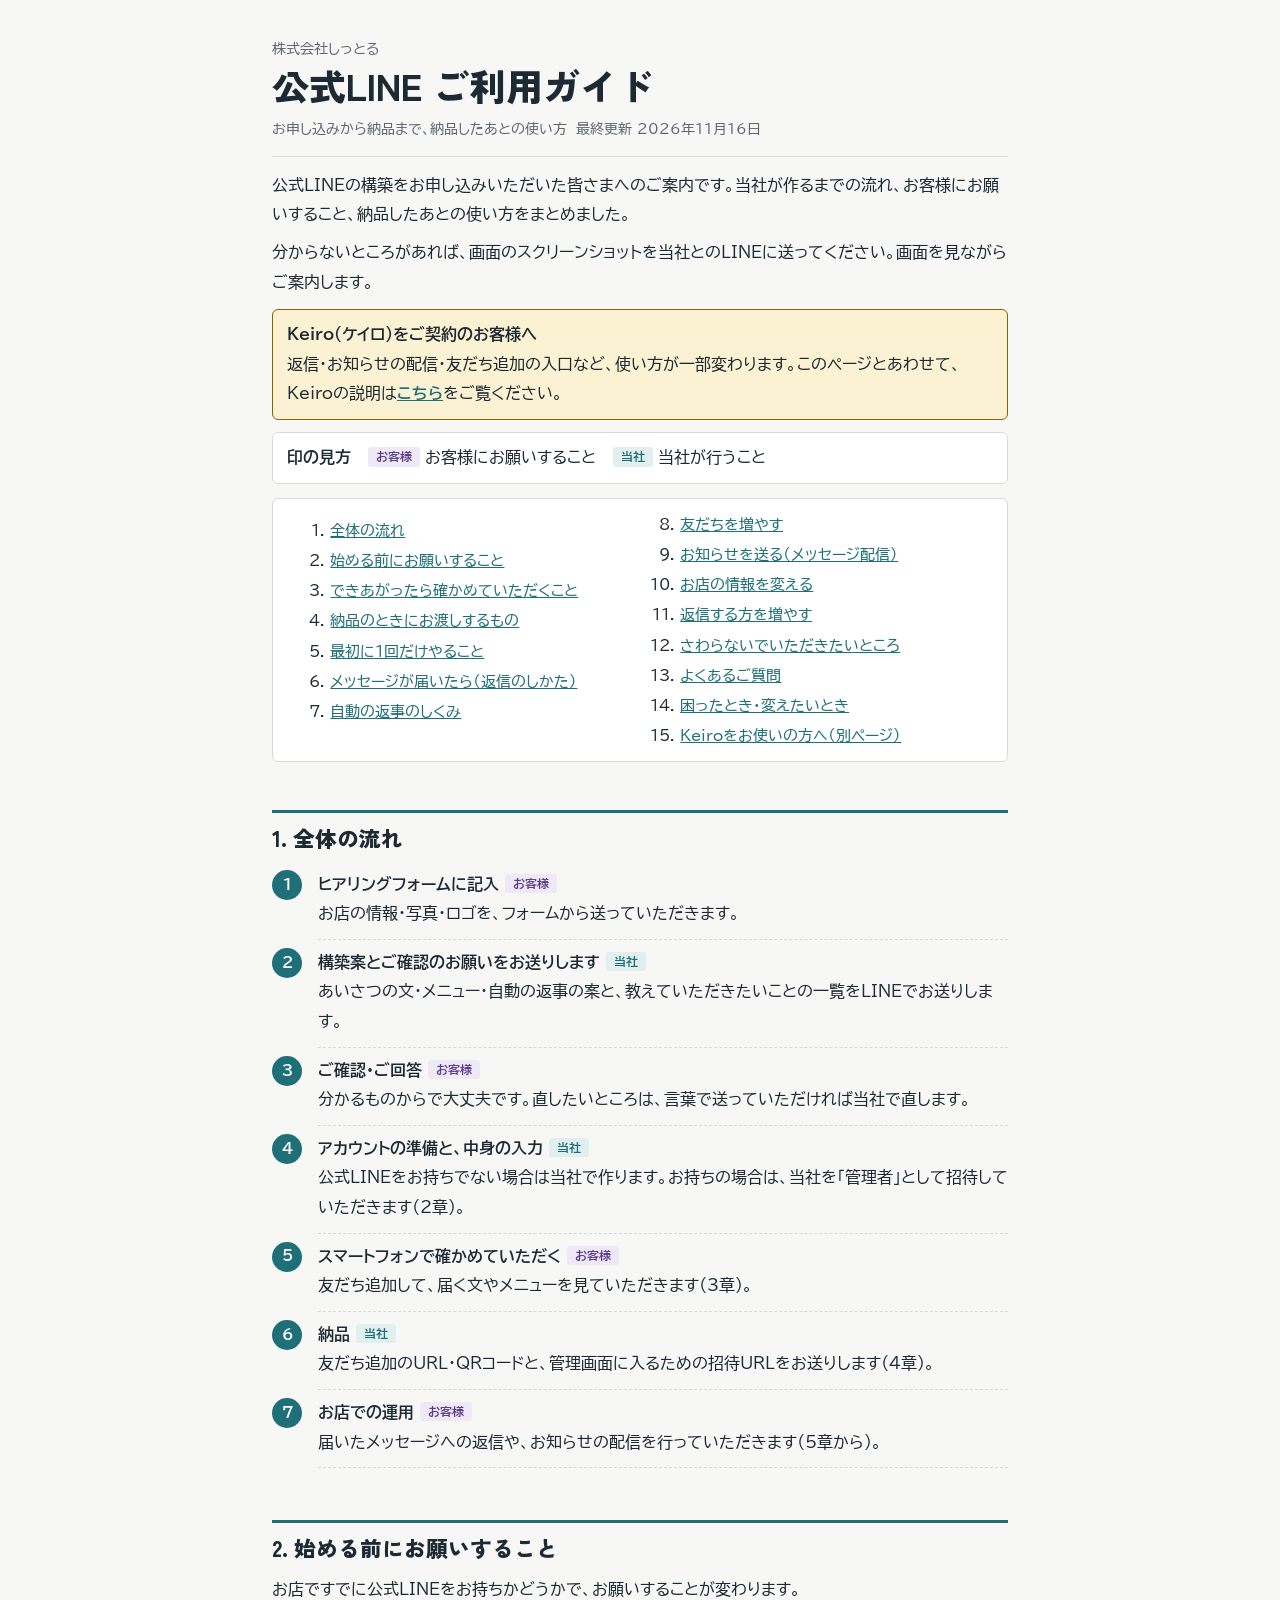
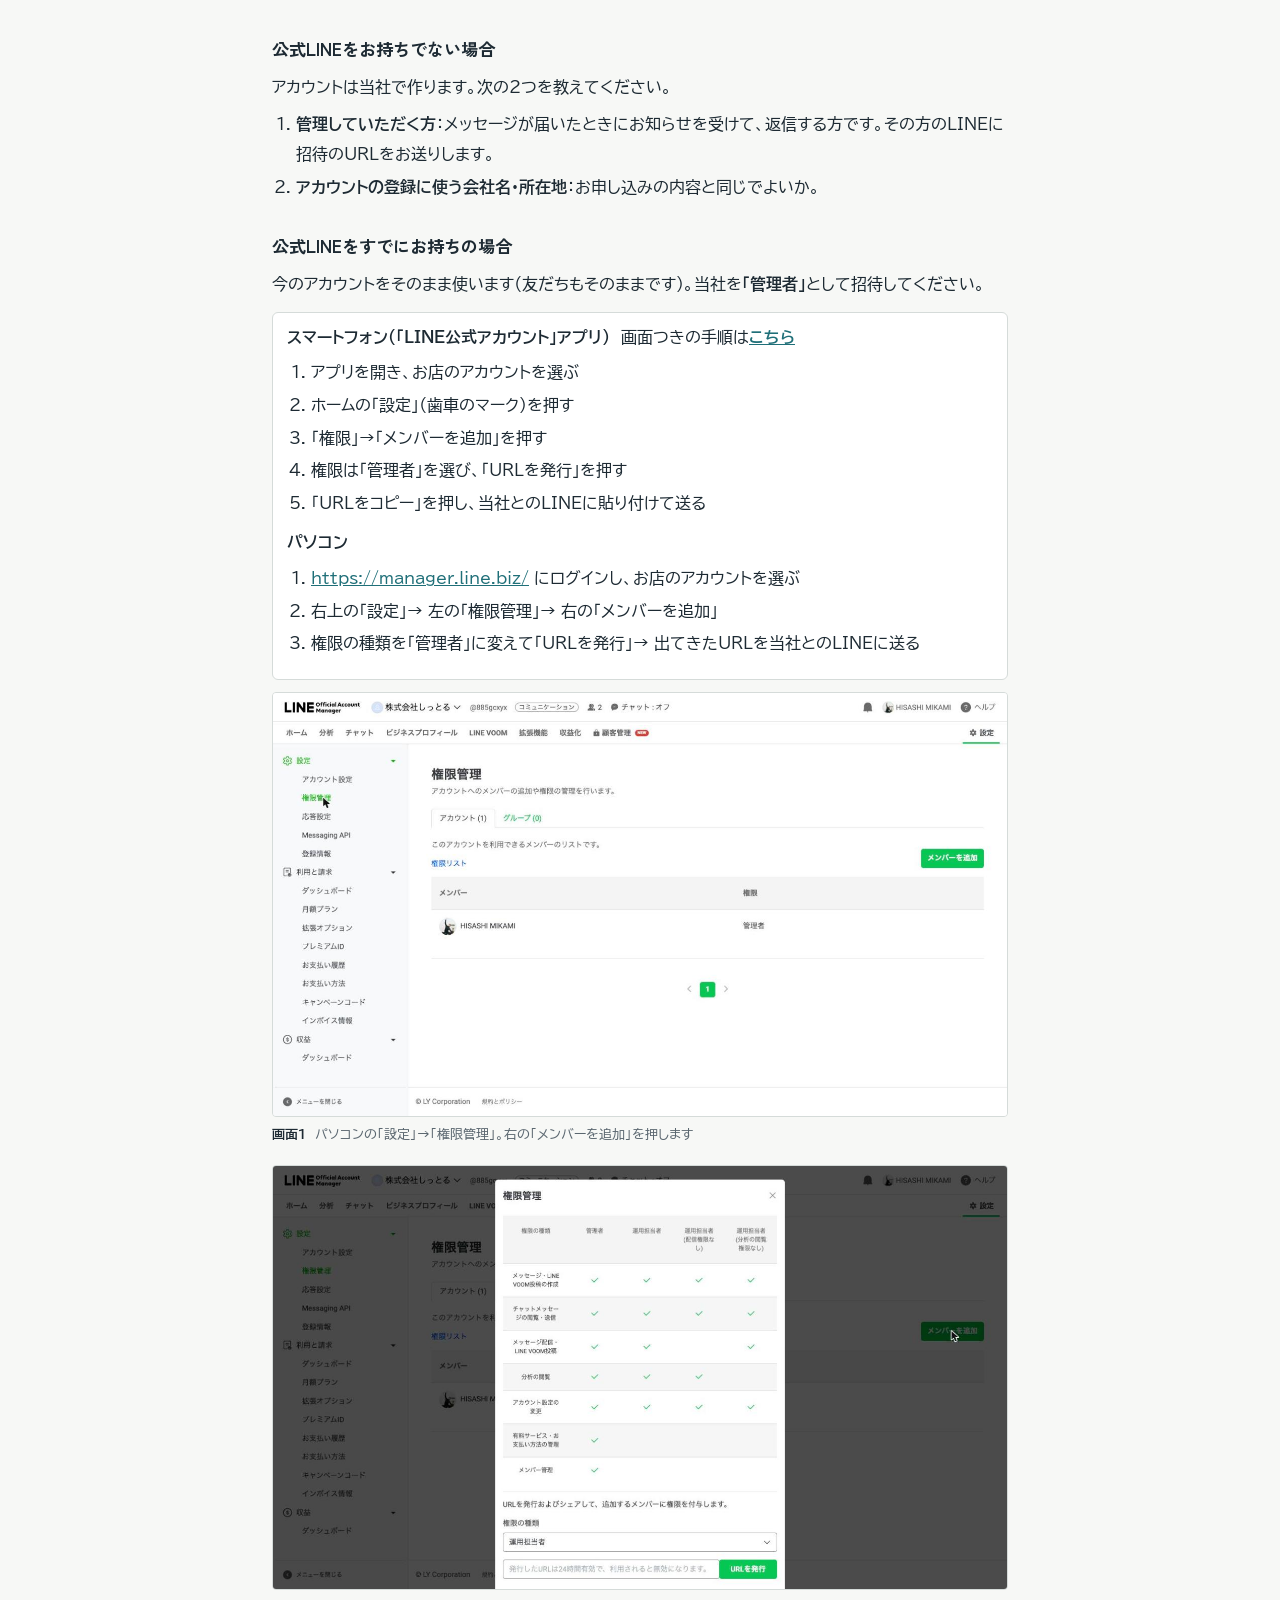
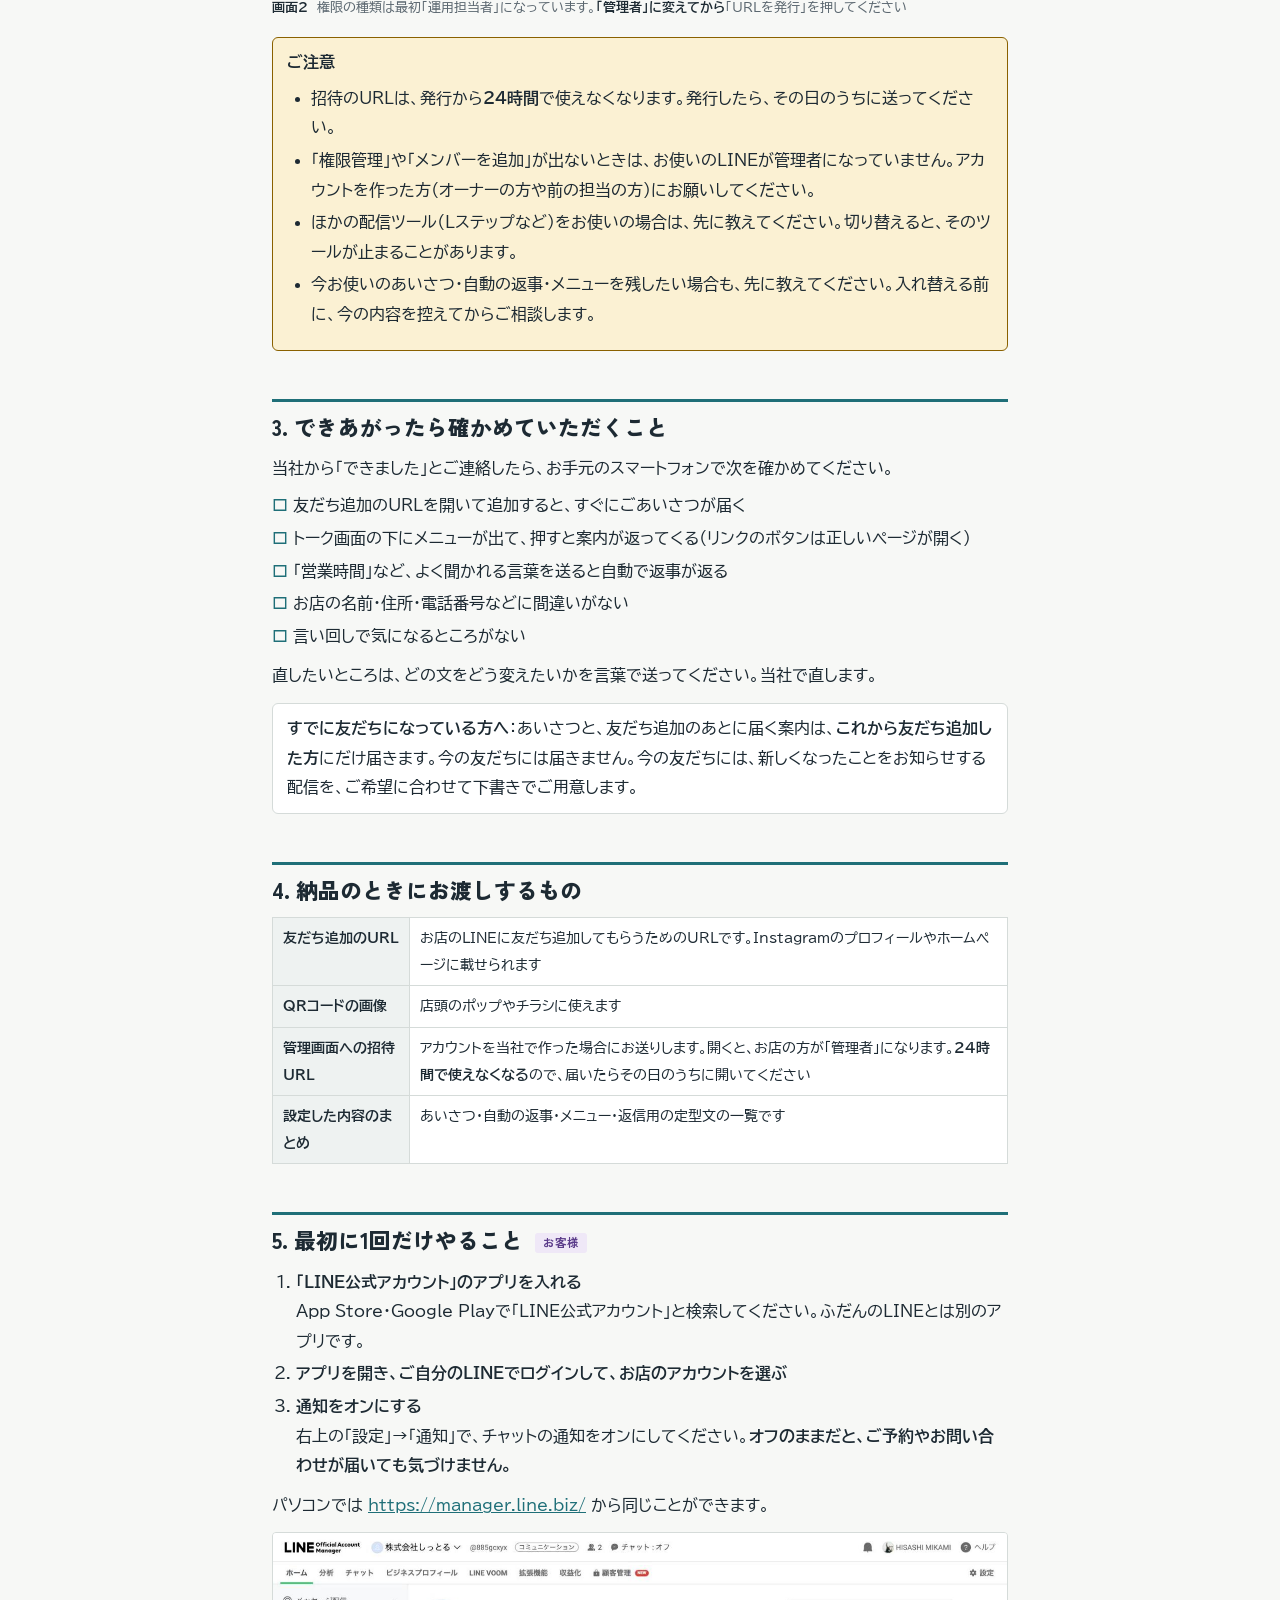
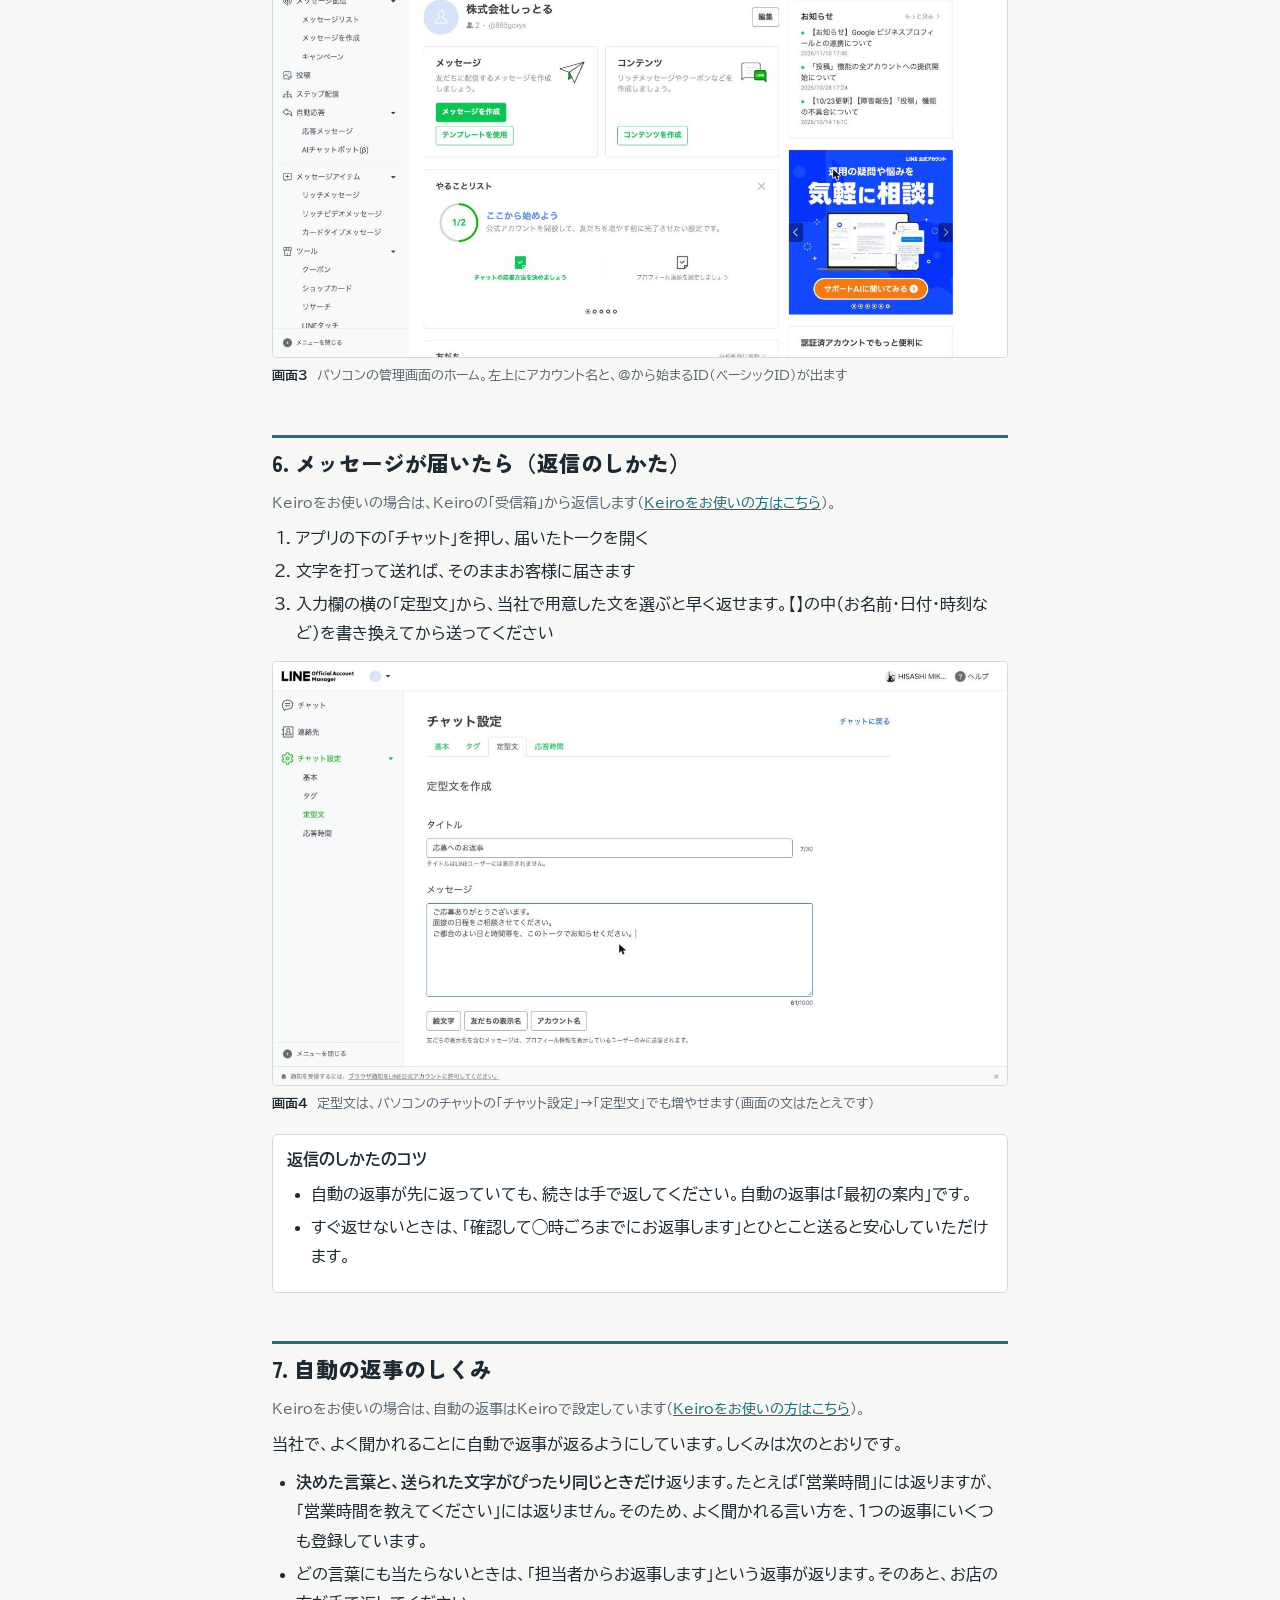
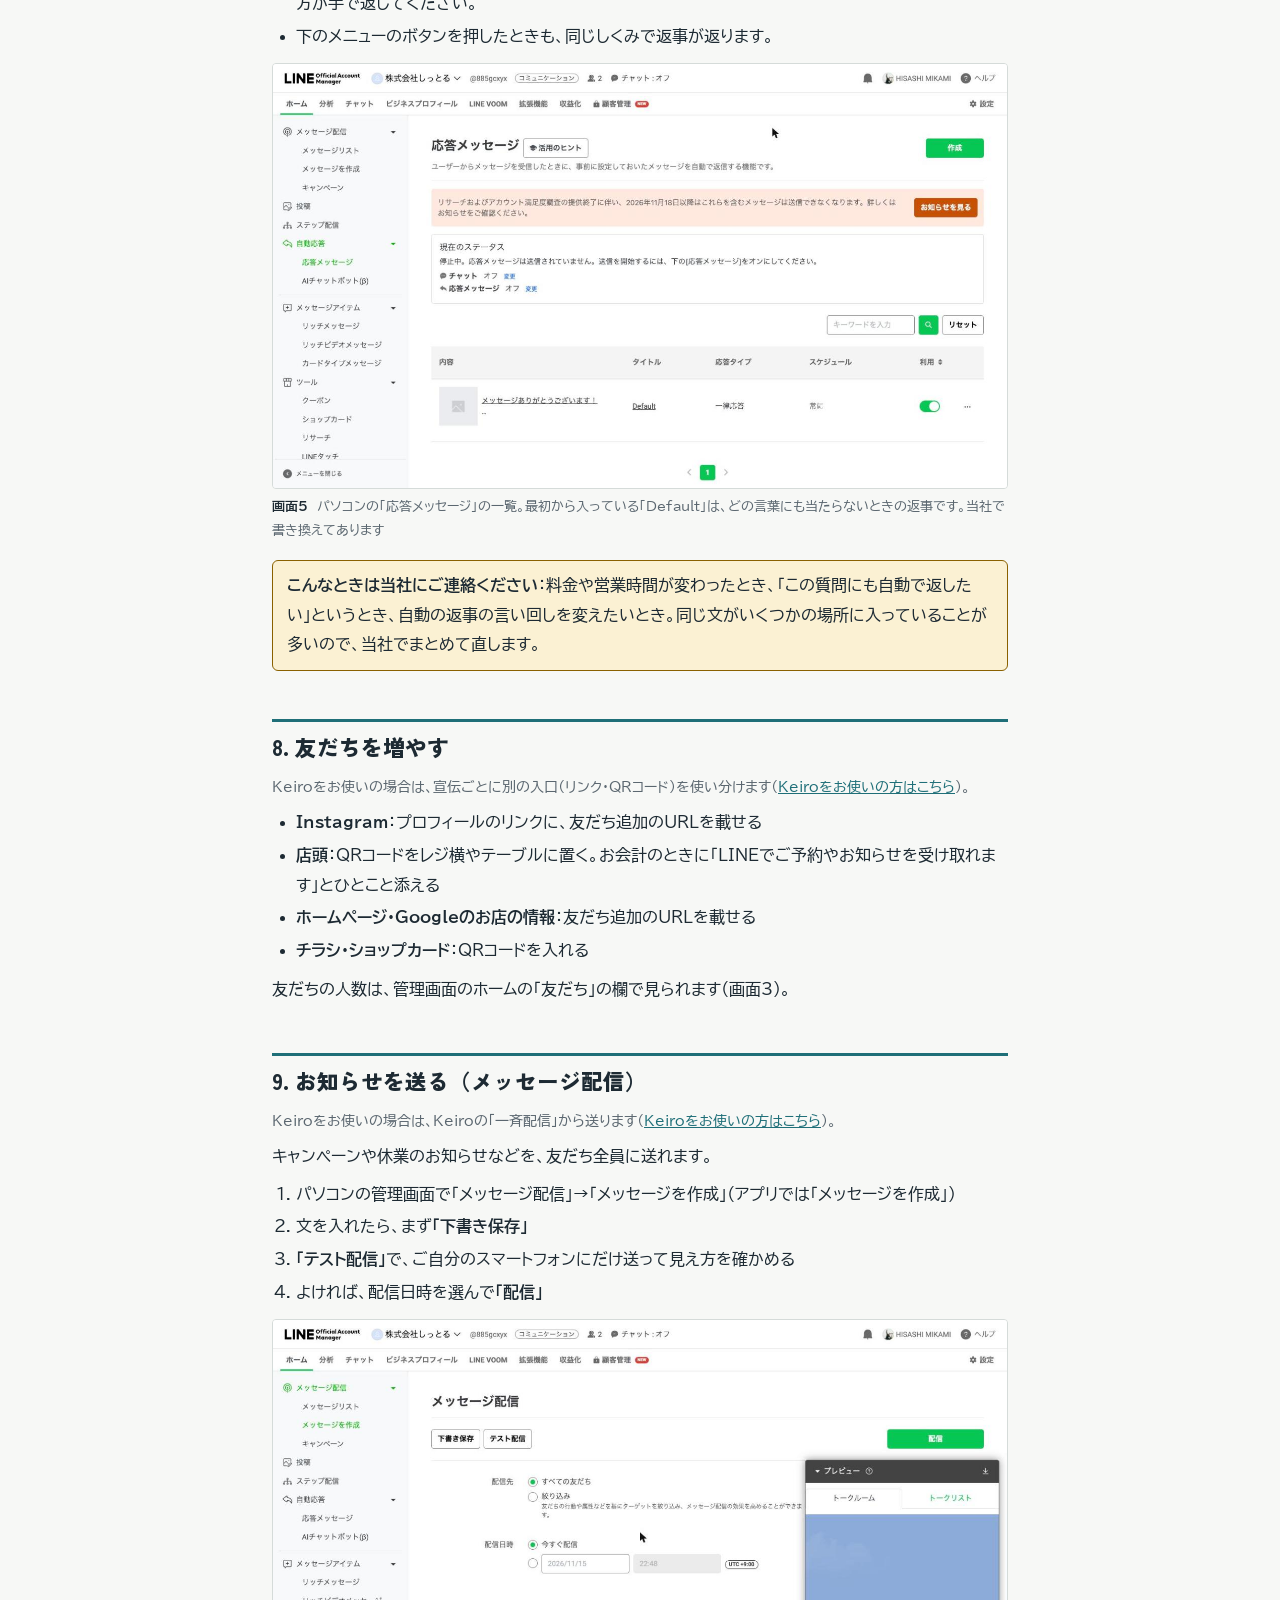
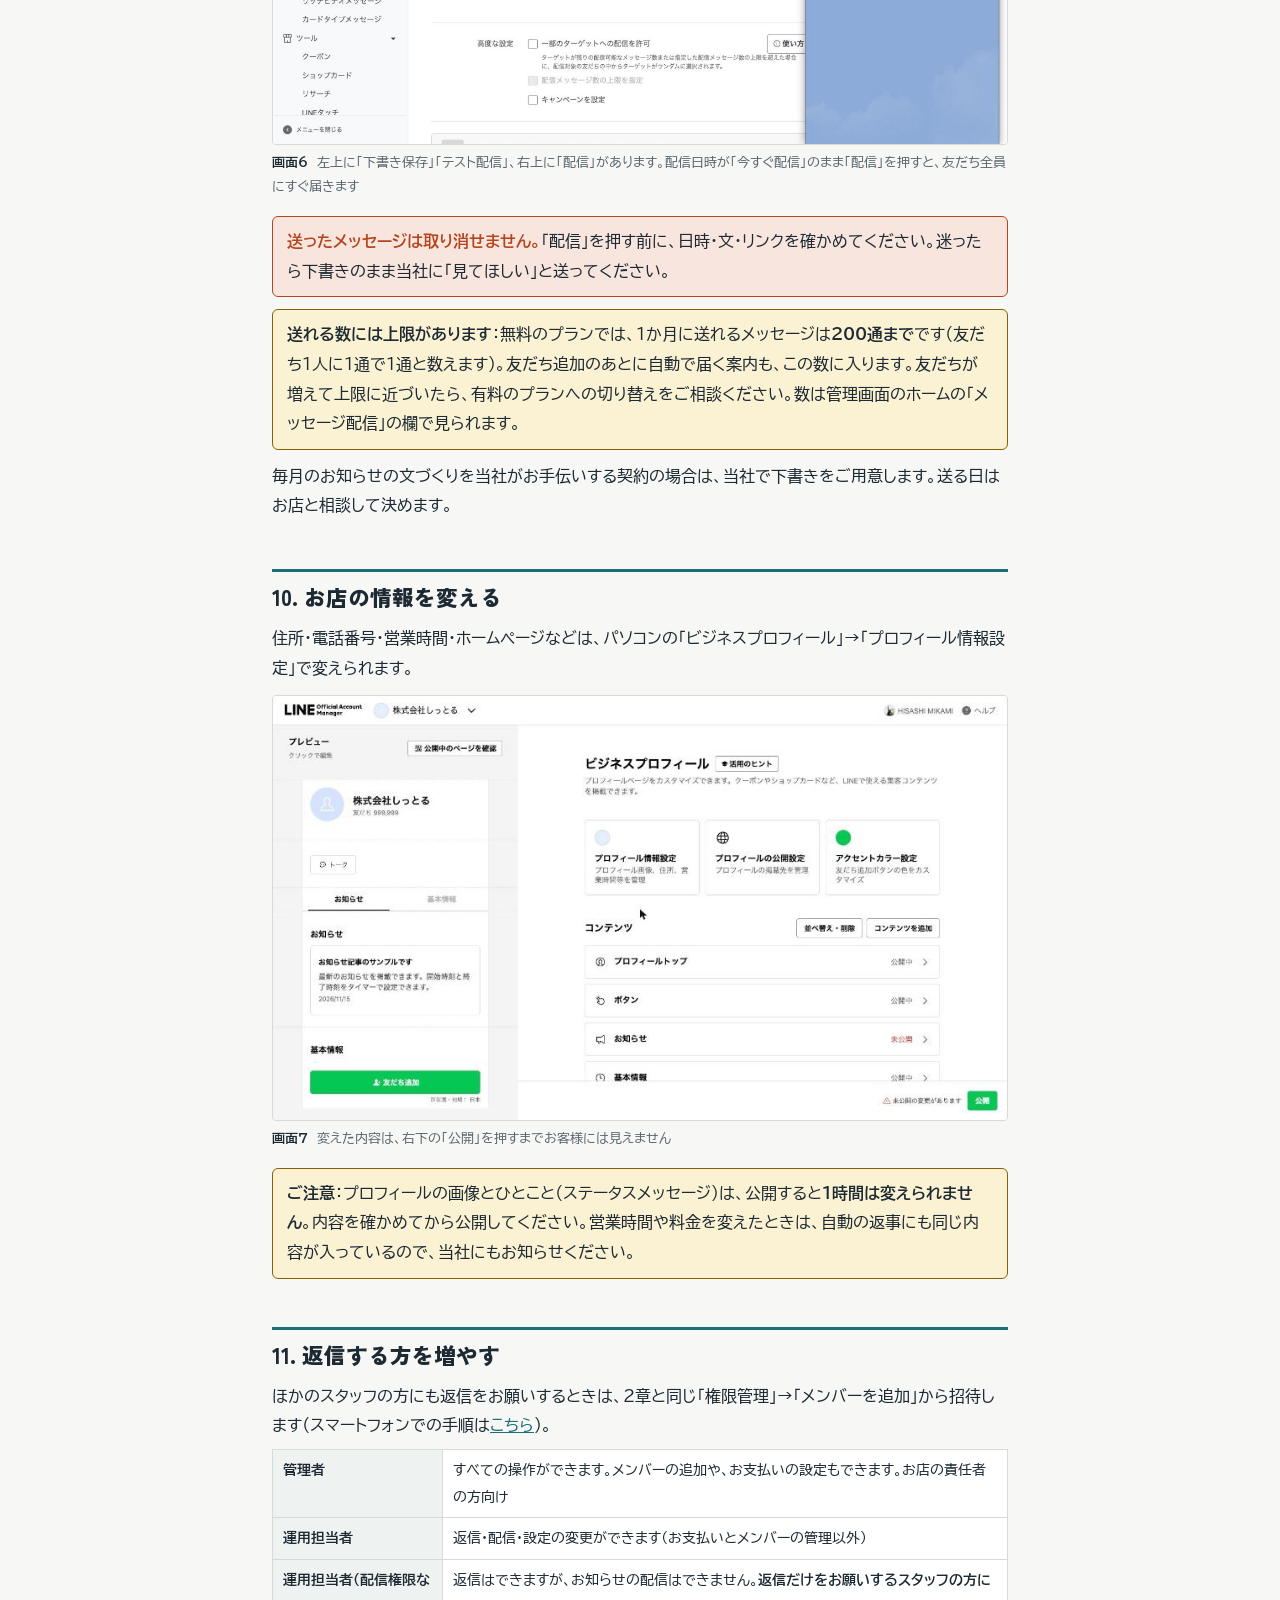
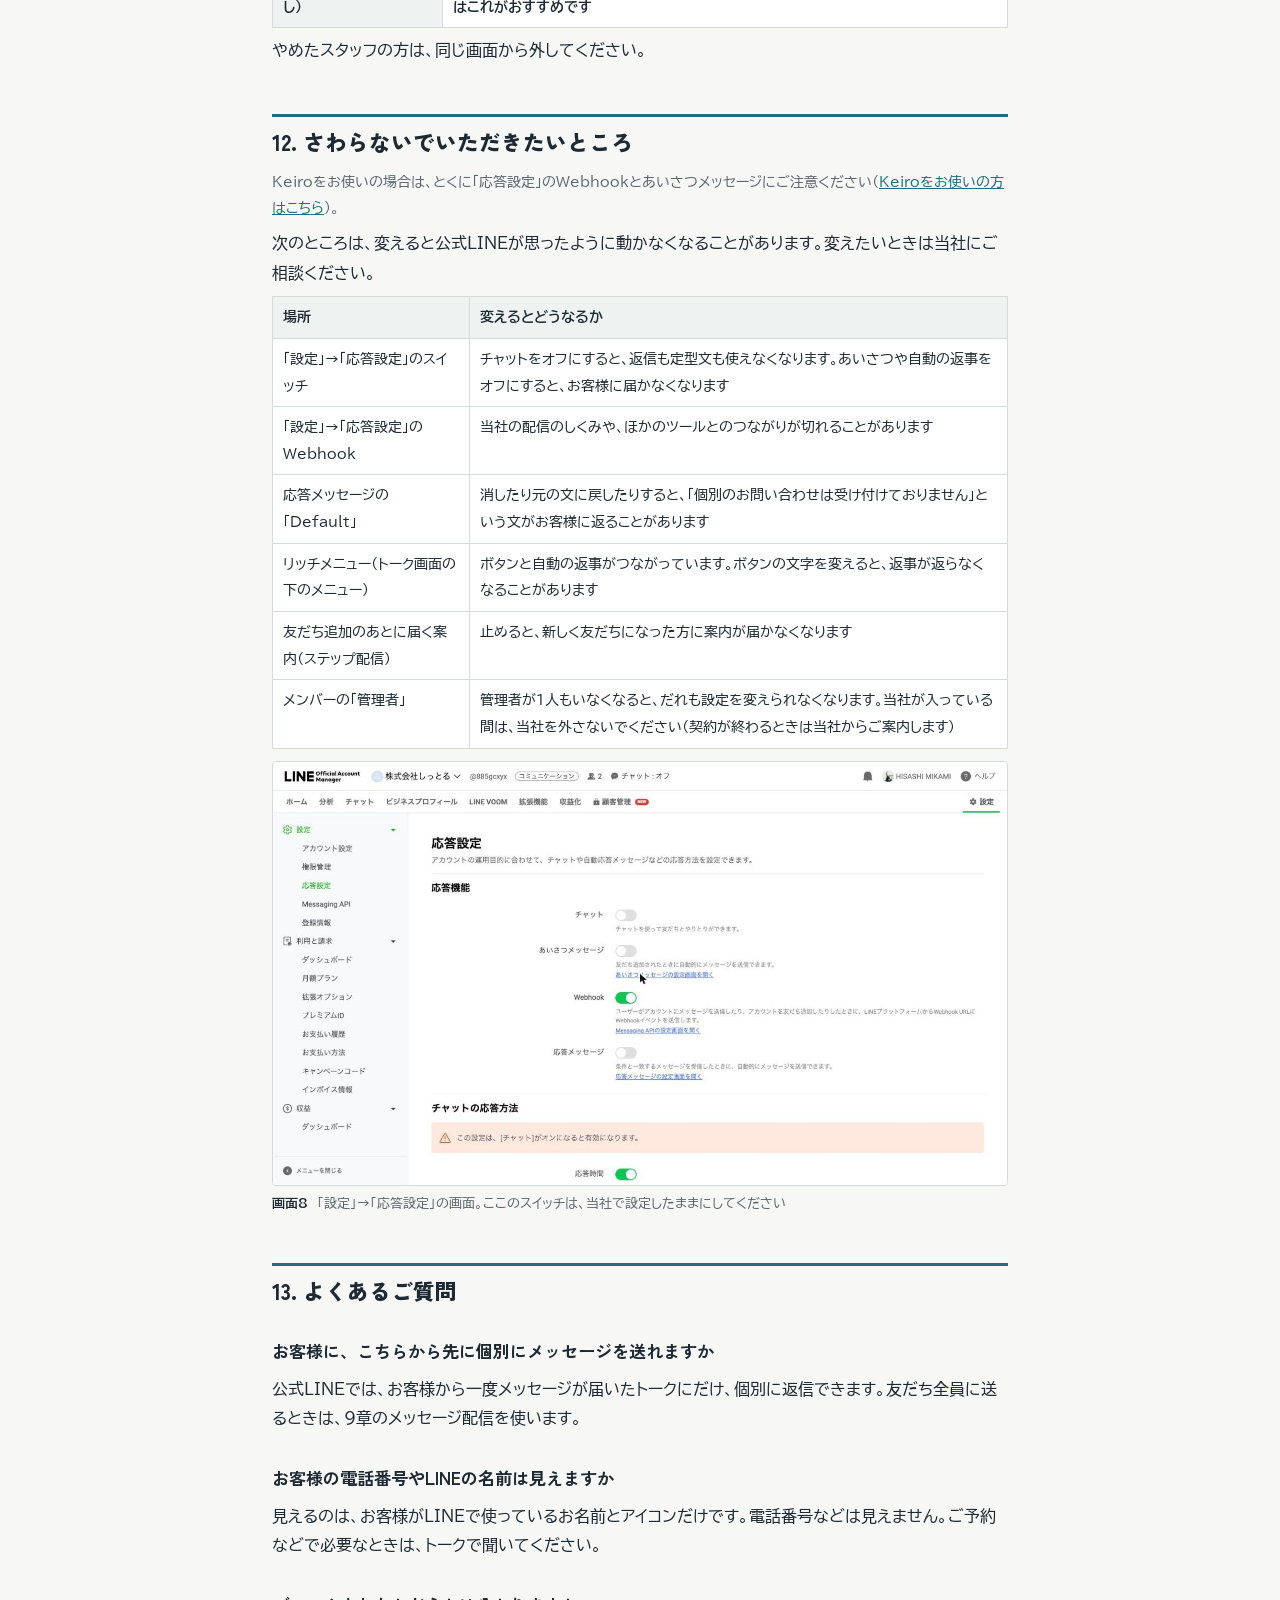
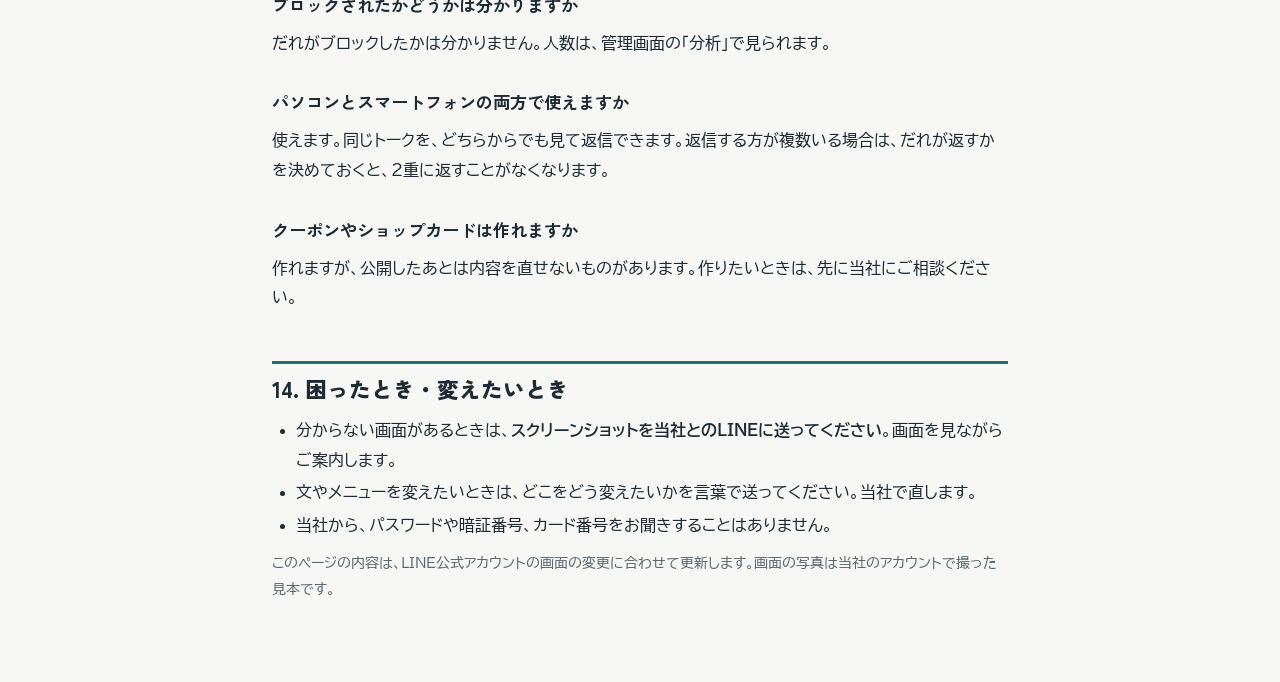
<file: index.html>
<!doctype html>
<html lang="ja">
<head>
<meta charset="utf-8">
<meta name="viewport" content="width=device-width, initial-scale=1">
<meta name="robots" content="noindex, nofollow">
<title>公式LINE ご利用ガイド</title>
<link rel="stylesheet" href="https://fonts.googleapis.com/css2?family=BIZ+UDPGothic:wght@400;700&family=BIZ+UDGothic:wght@400;700&family=Zen+Kaku+Gothic+New:wght@700;900&display=swap">
<link rel="stylesheet" href="style.css">
<style>
.who { display:inline-block; font-size:.72rem; font-weight:700; padding:0 8px; border-radius:3px; margin-left:6px; vertical-align:2px; line-height:1.7; }
.w-shop { background: var(--shop-soft); color: var(--shop); }
.w-us { background: var(--accent-soft); color: var(--accent); }
@media print { body { background:#fff; } h2 { break-before: auto; } figure { break-inside: avoid; } .toc { break-inside: avoid; } }
</style>
</head>
<body>
<div class="wrap">

<div class="cover">
<div class="small">株式会社しっとる</div>
<h1>公式LINE ご利用ガイド</h1>
<div class="sub">お申し込みから納品まで、納品したあとの使い方　最終更新 2026年11月16日</div>
</div>

<p>公式LINEの構築をお申し込みいただいた皆さまへのご案内です。当社が作るまでの流れ、お客様にお願いすること、納品したあとの使い方をまとめました。</p>
<p>分からないところがあれば、画面のスクリーンショットを当社とのLINEに送ってください。画面を見ながらご案内します。</p>

<div class="box warn"><b>Keiro（ケイロ）をご契約のお客様へ</b><br>返信・お知らせの配信・友だち追加の入口など、使い方が一部変わります。このページとあわせて、Keiroの説明は<a href="keiro/"><b>こちら</b></a>をご覧ください。</div>

<div class="box"><b>印の見方</b>　<span class="who w-shop">お客様</span> お客様にお願いすること　<span class="who w-us">当社</span> 当社が行うこと</div>

<nav class="toc"><ol>
<li><a href="#s1">全体の流れ</a></li>
<li><a href="#s2">始める前にお願いすること</a></li>
<li><a href="#s3">できあがったら確かめていただくこと</a></li>
<li><a href="#s4">納品のときにお渡しするもの</a></li>
<li><a href="#s5">最初に1回だけやること</a></li>
<li><a href="#s6">メッセージが届いたら（返信のしかた）</a></li>
<li><a href="#s7">自動の返事のしくみ</a></li>
<li><a href="#s8">友だちを増やす</a></li>
<li><a href="#s9">お知らせを送る（メッセージ配信）</a></li>
<li><a href="#s10">お店の情報を変える</a></li>
<li><a href="#s11">返信する方を増やす</a></li>
<li><a href="#s12">さわらないでいただきたいところ</a></li>
<li><a href="#s13">よくあるご質問</a></li>
<li><a href="#s14">困ったとき・変えたいとき</a></li>
<li><a href="keiro/">Keiroをお使いの方へ（別ページ）</a></li>
</ol></nav>

<h2 id="s1">1. 全体の流れ</h2>
<div class="flow">
<div class="n">1</div><div class="b"><b>ヒアリングフォームに記入</b><span class="who w-shop">お客様</span><br>お店の情報・写真・ロゴを、フォームから送っていただきます。</div>
<div class="n">2</div><div class="b"><b>構築案とご確認のお願いをお送りします</b><span class="who w-us">当社</span><br>あいさつの文・メニュー・自動の返事の案と、教えていただきたいことの一覧をLINEでお送りします。</div>
<div class="n">3</div><div class="b"><b>ご確認・ご回答</b><span class="who w-shop">お客様</span><br>分かるものからで大丈夫です。直したいところは、言葉で送っていただければ当社で直します。</div>
<div class="n">4</div><div class="b"><b>アカウントの準備と、中身の入力</b><span class="who w-us">当社</span><br>公式LINEをお持ちでない場合は当社で作ります。お持ちの場合は、当社を「管理者」として招待していただきます（2章）。</div>
<div class="n">5</div><div class="b"><b>スマートフォンで確かめていただく</b><span class="who w-shop">お客様</span><br>友だち追加して、届く文やメニューを見ていただきます（3章）。</div>
<div class="n">6</div><div class="b"><b>納品</b><span class="who w-us">当社</span><br>友だち追加のURL・QRコードと、管理画面に入るための招待URLをお送りします（4章）。</div>
<div class="n">7</div><div class="b"><b>お店での運用</b><span class="who w-shop">お客様</span><br>届いたメッセージへの返信や、お知らせの配信を行っていただきます（5章から）。</div>
</div>

<h2 id="s2">2. 始める前にお願いすること</h2>
<p>お店ですでに公式LINEをお持ちかどうかで、お願いすることが変わります。</p>

<h3>公式LINEをお持ちでない場合</h3>
<p>アカウントは当社で作ります。次の2つを教えてください。</p>
<ol>
<li><b>管理していただく方</b>：メッセージが届いたときにお知らせを受けて、返信する方です。その方のLINEに招待のURLをお送りします。</li>
<li><b>アカウントの登録に使う会社名・所在地</b>：お申し込みの内容と同じでよいか。</li>
</ol>

<h3>公式LINEをすでにお持ちの場合</h3>
<p>今のアカウントをそのまま使います（友だちもそのままです）。当社を<b>「管理者」</b>として招待してください。</p>
<div class="box">
<b>スマートフォン（「LINE公式アカウント」アプリ）</b>　画面つきの手順は<a href="kengen/"><b>こちら</b></a>
<ol>
<li>アプリを開き、お店のアカウントを選ぶ</li>
<li>ホームの「設定」（歯車のマーク）を押す</li>
<li>「権限」→「メンバーを追加」を押す</li>
<li>権限は「管理者」を選び、「URLを発行」を押す</li>
<li>「URLをコピー」を押し、当社とのLINEに貼り付けて送る</li>
</ol>
<b>パソコン</b>
<ol>
<li><a href="https://manager.line.biz/">https://manager.line.biz/</a> にログインし、お店のアカウントを選ぶ</li>
<li>右上の「設定」→ 左の「権限管理」→ 右の「メンバーを追加」</li>
<li>権限の種類を「管理者」に変えて「URLを発行」→ 出てきたURLを当社とのLINEに送る</li>
</ol>
</div>
<figure><img src="img/72_members.jpg" alt="権限管理の画面"><figcaption><b>画面1</b>　パソコンの「設定」→「権限管理」。右の「メンバーを追加」を押します</figcaption></figure>
<figure><img src="img/73_add_member.jpg" alt="メンバーを追加の画面"><figcaption><b>画面2</b>　権限の種類は最初「運用担当者」になっています。<b>「管理者」に変えてから</b>「URLを発行」を押してください</figcaption></figure>
<div class="box warn">
<b>ご注意</b>
<ul>
<li>招待のURLは、発行から<b>24時間</b>で使えなくなります。発行したら、その日のうちに送ってください。</li>
<li>「権限管理」や「メンバーを追加」が出ないときは、お使いのLINEが管理者になっていません。アカウントを作った方（オーナーの方や前の担当の方）にお願いしてください。</li>
<li>ほかの配信ツール（Lステップなど）をお使いの場合は、先に教えてください。切り替えると、そのツールが止まることがあります。</li>
<li>今お使いのあいさつ・自動の返事・メニューを残したい場合も、先に教えてください。入れ替える前に、今の内容を控えてからご相談します。</li>
</ul>
</div>

<h2 id="s3">3. できあがったら確かめていただくこと</h2>
<p>当社から「できました」とご連絡したら、お手元のスマートフォンで次を確かめてください。</p>
<ul class="check">
<li>友だち追加のURLを開いて追加すると、すぐにごあいさつが届く</li>
<li>トーク画面の下にメニューが出て、押すと案内が返ってくる（リンクのボタンは正しいページが開く）</li>
<li>「営業時間」など、よく聞かれる言葉を送ると自動で返事が返る</li>
<li>お店の名前・住所・電話番号などに間違いがない</li>
<li>言い回しで気になるところがない</li>
</ul>
<p>直したいところは、どの文をどう変えたいかを言葉で送ってください。当社で直します。</p>
<div class="box"><b>すでに友だちになっている方へ</b>：あいさつと、友だち追加のあとに届く案内は、<b>これから友だち追加した方</b>にだけ届きます。今の友だちには届きません。今の友だちには、新しくなったことをお知らせする配信を、ご希望に合わせて下書きでご用意します。</div>

<h2 id="s4">4. 納品のときにお渡しするもの</h2>
<table class="kv">
<tr><td>友だち追加のURL</td><td>お店のLINEに友だち追加してもらうためのURLです。Instagramのプロフィールやホームページに載せられます</td></tr>
<tr><td>QRコードの画像</td><td>店頭のポップやチラシに使えます</td></tr>
<tr><td>管理画面への招待URL</td><td>アカウントを当社で作った場合にお送りします。開くと、お店の方が「管理者」になります。<b>24時間で使えなくなる</b>ので、届いたらその日のうちに開いてください</td></tr>
<tr><td>設定した内容のまとめ</td><td>あいさつ・自動の返事・メニュー・返信用の定型文の一覧です</td></tr>
</table>

<h2 id="s5">5. 最初に1回だけやること <span class="who w-shop">お客様</span></h2>
<ol>
<li><b>「LINE公式アカウント」のアプリを入れる</b><br>App Store・Google Playで「LINE公式アカウント」と検索してください。ふだんのLINEとは別のアプリです。</li>
<li><b>アプリを開き、ご自分のLINEでログインして、お店のアカウントを選ぶ</b></li>
<li><b>通知をオンにする</b><br>右上の「設定」→「通知」で、チャットの通知をオンにしてください。<b>オフのままだと、ご予約やお問い合わせが届いても気づけません。</b></li>
</ol>
<p>パソコンでは <a href="https://manager.line.biz/">https://manager.line.biz/</a> から同じことができます。</p>
<figure><img src="img/70_home.jpg" alt="管理画面のホーム"><figcaption><b>画面3</b>　パソコンの管理画面のホーム。左上にアカウント名と、@から始まるID（ベーシックID）が出ます</figcaption></figure>

<h2 id="s6">6. メッセージが届いたら（返信のしかた）</h2>
<p class="small">Keiroをお使いの場合は、Keiroの「受信箱」から返信します（<a href="keiro/">Keiroをお使いの方はこちら</a>）。</p>
<ol>
<li>アプリの下の「チャット」を押し、届いたトークを開く</li>
<li>文字を打って送れば、そのままお客様に届きます</li>
<li>入力欄の横の「定型文」から、当社で用意した文を選ぶと早く返せます。【】の中（お名前・日付・時刻など）を書き換えてから送ってください</li>
</ol>
<figure><img src="img/51_reply_new.jpg" alt="定型文の作成画面"><figcaption><b>画面4</b>　定型文は、パソコンのチャットの「チャット設定」→「定型文」でも増やせます（画面の文はたとえです）</figcaption></figure>
<div class="box"><b>返信のしかたのコツ</b>
<ul>
<li>自動の返事が先に返っていても、続きは手で返してください。自動の返事は「最初の案内」です。</li>
<li>すぐ返せないときは、「確認して◯時ごろまでにお返事します」とひとこと送ると安心していただけます。</li>
</ul></div>

<h2 id="s7">7. 自動の返事のしくみ</h2>
<p class="small">Keiroをお使いの場合は、自動の返事はKeiroで設定しています（<a href="keiro/">Keiroをお使いの方はこちら</a>）。</p>
<p>当社で、よく聞かれることに自動で返事が返るようにしています。しくみは次のとおりです。</p>
<ul>
<li><b>決めた言葉と、送られた文字がぴったり同じときだけ</b>返ります。たとえば「営業時間」には返りますが、「営業時間を教えてください」には返りません。そのため、よく聞かれる言い方を、1つの返事にいくつも登録しています。</li>
<li>どの言葉にも当たらないときは、「担当者からお返事します」という返事が返ります。そのあと、お店の方が手で返してください。</li>
<li>下のメニューのボタンを押したときも、同じしくみで返事が返ります。</li>
</ul>
<figure><img src="img/15_auto_list.jpg" alt="応答メッセージの一覧"><figcaption><b>画面5</b>　パソコンの「応答メッセージ」の一覧。最初から入っている「Default」は、どの言葉にも当たらないときの返事です。当社で書き換えてあります</figcaption></figure>
<div class="box warn"><b>こんなときは当社にご連絡ください</b>：料金や営業時間が変わったとき、「この質問にも自動で返したい」というとき、自動の返事の言い回しを変えたいとき。同じ文がいくつかの場所に入っていることが多いので、当社でまとめて直します。</div>

<h2 id="s8">8. 友だちを増やす</h2>
<p class="small">Keiroをお使いの場合は、宣伝ごとに別の入口（リンク・QRコード）を使い分けます（<a href="keiro/">Keiroをお使いの方はこちら</a>）。</p>
<ul>
<li><b>Instagram</b>：プロフィールのリンクに、友だち追加のURLを載せる</li>
<li><b>店頭</b>：QRコードをレジ横やテーブルに置く。お会計のときに「LINEでご予約やお知らせを受け取れます」とひとこと添える</li>
<li><b>ホームページ・Googleのお店の情報</b>：友だち追加のURLを載せる</li>
<li><b>チラシ・ショップカード</b>：QRコードを入れる</li>
</ul>
<p>友だちの人数は、管理画面のホームの「友だち」の欄で見られます（画面3）。</p>

<h2 id="s9">9. お知らせを送る（メッセージ配信）</h2>
<p class="small">Keiroをお使いの場合は、Keiroの「一斉配信」から送ります（<a href="keiro/">Keiroをお使いの方はこちら</a>）。</p>
<p>キャンペーンや休業のお知らせなどを、友だち全員に送れます。</p>
<ol>
<li>パソコンの管理画面で「メッセージ配信」→「メッセージを作成」（アプリでは「メッセージを作成」）</li>
<li>文を入れたら、まず<b>「下書き保存」</b></li>
<li><b>「テスト配信」</b>で、ご自分のスマートフォンにだけ送って見え方を確かめる</li>
<li>よければ、配信日時を選んで<b>「配信」</b></li>
</ol>
<figure><img src="img/60_draft.jpg" alt="メッセージ配信の画面"><figcaption><b>画面6</b>　左上に「下書き保存」「テスト配信」、右上に「配信」があります。配信日時が「今すぐ配信」のまま「配信」を押すと、友だち全員にすぐ届きます</figcaption></figure>
<div class="box stop"><b class="h">送ったメッセージは取り消せません。</b>「配信」を押す前に、日時・文・リンクを確かめてください。迷ったら下書きのまま当社に「見てほしい」と送ってください。</div>
<div class="box warn"><b>送れる数には上限があります</b>：無料のプランでは、1か月に送れるメッセージは<b>200通まで</b>です（友だち1人に1通で1通と数えます）。友だち追加のあとに自動で届く案内も、この数に入ります。友だちが増えて上限に近づいたら、有料のプランへの切り替えをご相談ください。数は管理画面のホームの「メッセージ配信」の欄で見られます。</div>
<p>毎月のお知らせの文づくりを当社がお手伝いする契約の場合は、当社で下書きをご用意します。送る日はお店と相談して決めます。</p>

<h2 id="s10">10. お店の情報を変える</h2>
<p>住所・電話番号・営業時間・ホームページなどは、パソコンの「ビジネスプロフィール」→「プロフィール情報設定」で変えられます。</p>
<figure><img src="img/41_profile_1h.jpg" alt="ビジネスプロフィールの画面"><figcaption><b>画面7</b>　変えた内容は、右下の「公開」を押すまでお客様には見えません</figcaption></figure>
<div class="box warn"><b>ご注意</b>：プロフィールの画像とひとこと（ステータスメッセージ）は、公開すると<b>1時間は変えられません</b>。内容を確かめてから公開してください。営業時間や料金を変えたときは、自動の返事にも同じ内容が入っているので、当社にもお知らせください。</div>

<h2 id="s11">11. 返信する方を増やす</h2>
<p>ほかのスタッフの方にも返信をお願いするときは、2章と同じ「権限管理」→「メンバーを追加」から招待します（スマートフォンでの手順は<a href="kengen/">こちら</a>）。</p>
<table class="kv">
<tr><td>管理者</td><td>すべての操作ができます。メンバーの追加や、お支払いの設定もできます。お店の責任者の方向け</td></tr>
<tr><td>運用担当者</td><td>返信・配信・設定の変更ができます（お支払いとメンバーの管理以外）</td></tr>
<tr><td>運用担当者（配信権限なし）</td><td>返信はできますが、お知らせの配信はできません。<b>返信だけをお願いするスタッフの方にはこれがおすすめです</b></td></tr>
</table>
<p>やめたスタッフの方は、同じ画面から外してください。</p>

<h2 id="s12">12. さわらないでいただきたいところ</h2>
<p class="small">Keiroをお使いの場合は、とくに「応答設定」のWebhookとあいさつメッセージにご注意ください（<a href="keiro/">Keiroをお使いの方はこちら</a>）。</p>
<p>次のところは、変えると公式LINEが思ったように動かなくなることがあります。変えたいときは当社にご相談ください。</p>
<table>
<tr><th>場所</th><th>変えるとどうなるか</th></tr>
<tr><td>「設定」→「応答設定」のスイッチ</td><td>チャットをオフにすると、返信も定型文も使えなくなります。あいさつや自動の返事をオフにすると、お客様に届かなくなります</td></tr>
<tr><td>「設定」→「応答設定」のWebhook</td><td>当社の配信のしくみや、ほかのツールとのつながりが切れることがあります</td></tr>
<tr><td>応答メッセージの「Default」</td><td>消したり元の文に戻したりすると、「個別のお問い合わせは受け付けておりません」という文がお客様に返ることがあります</td></tr>
<tr><td>リッチメニュー（トーク画面の下のメニュー）</td><td>ボタンと自動の返事がつながっています。ボタンの文字を変えると、返事が返らなくなることがあります</td></tr>
<tr><td>友だち追加のあとに届く案内（ステップ配信）</td><td>止めると、新しく友だちになった方に案内が届かなくなります</td></tr>
<tr><td>メンバーの「管理者」</td><td>管理者が1人もいなくなると、だれも設定を変えられなくなります。当社が入っている間は、当社を外さないでください（契約が終わるときは当社からご案内します）</td></tr>
</table>
<figure><img src="img/10_response.jpg" alt="応答設定の画面"><figcaption><b>画面8</b>　「設定」→「応答設定」の画面。ここのスイッチは、当社で設定したままにしてください</figcaption></figure>

<h2 id="s13">13. よくあるご質問</h2>
<h3>お客様に、こちらから先に個別にメッセージを送れますか</h3>
<p>公式LINEでは、お客様から一度メッセージが届いたトークにだけ、個別に返信できます。友だち全員に送るときは、9章のメッセージ配信を使います。</p>
<h3>お客様の電話番号やLINEの名前は見えますか</h3>
<p>見えるのは、お客様がLINEで使っているお名前とアイコンだけです。電話番号などは見えません。ご予約などで必要なときは、トークで聞いてください。</p>
<h3>ブロックされたかどうかは分かりますか</h3>
<p>だれがブロックしたかは分かりません。人数は、管理画面の「分析」で見られます。</p>
<h3>パソコンとスマートフォンの両方で使えますか</h3>
<p>使えます。同じトークを、どちらからでも見て返信できます。返信する方が複数いる場合は、だれが返すかを決めておくと、2重に返すことがなくなります。</p>
<h3>クーポンやショップカードは作れますか</h3>
<p>作れますが、公開したあとは内容を直せないものがあります。作りたいときは、先に当社にご相談ください。</p>

<h2 id="s14">14. 困ったとき・変えたいとき</h2>
<ul>
<li>分からない画面があるときは、<b>スクリーンショットを当社とのLINEに送ってください</b>。画面を見ながらご案内します。</li>
<li>文やメニューを変えたいときは、どこをどう変えたいかを言葉で送ってください。当社で直します。</li>
<li>当社から、パスワードや暗証番号、カード番号をお聞きすることはありません。</li>
</ul>
<p class="small">このページの内容は、LINE公式アカウントの画面の変更に合わせて更新します。画面の写真は当社のアカウントで撮った見本です。</p>

</div>
</body>
</html>
</file>
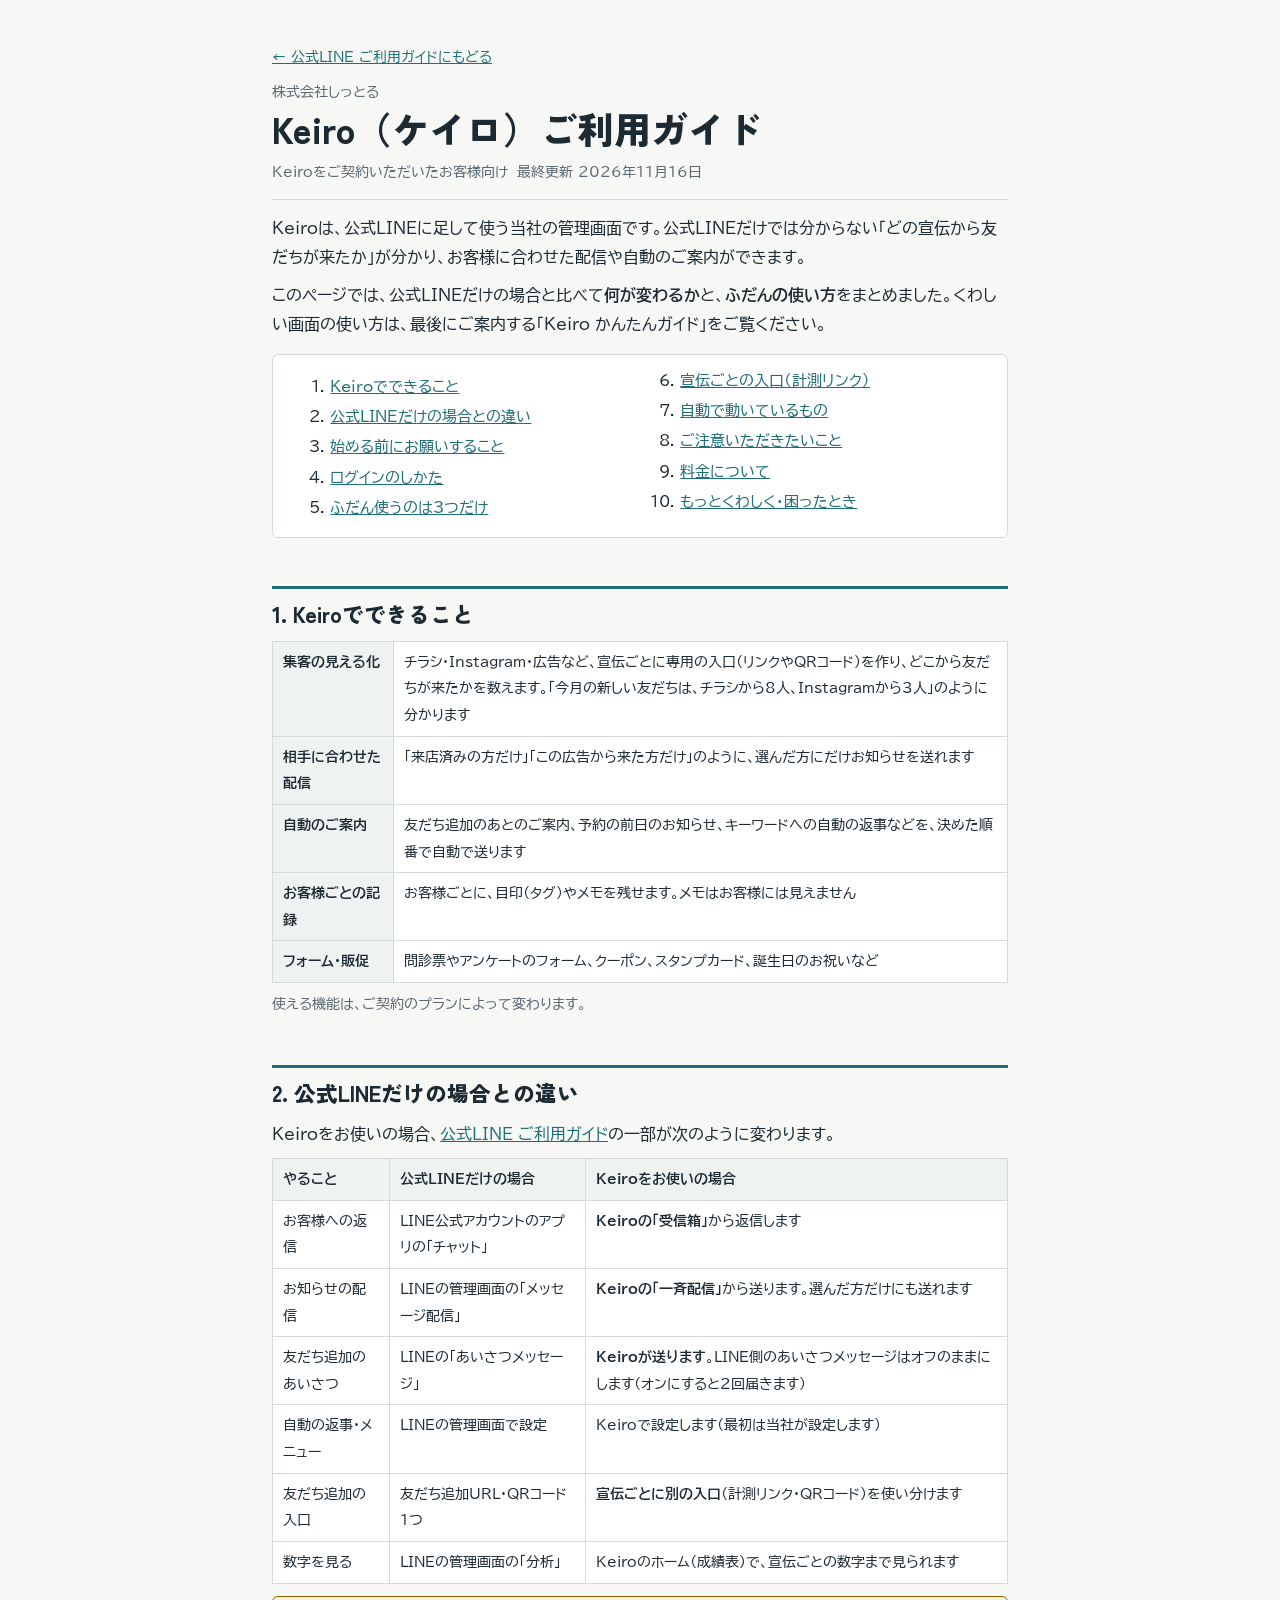
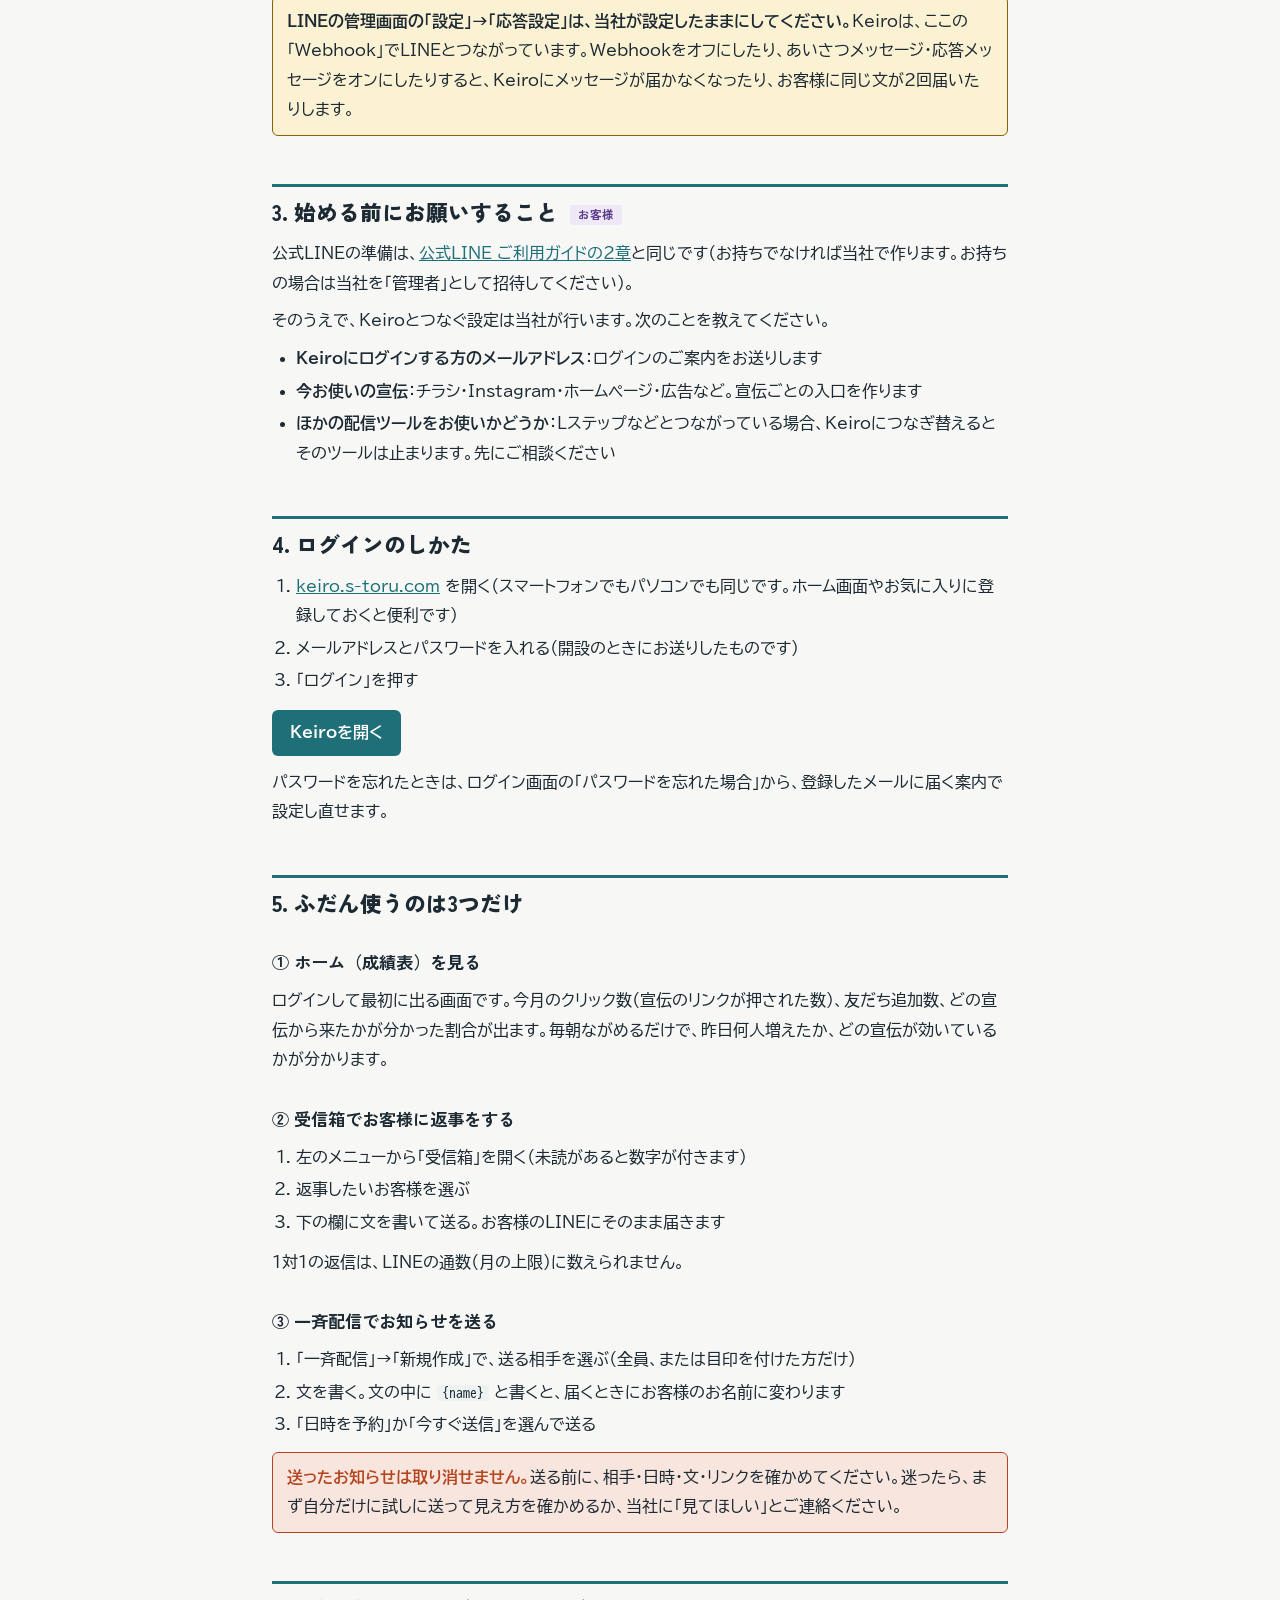
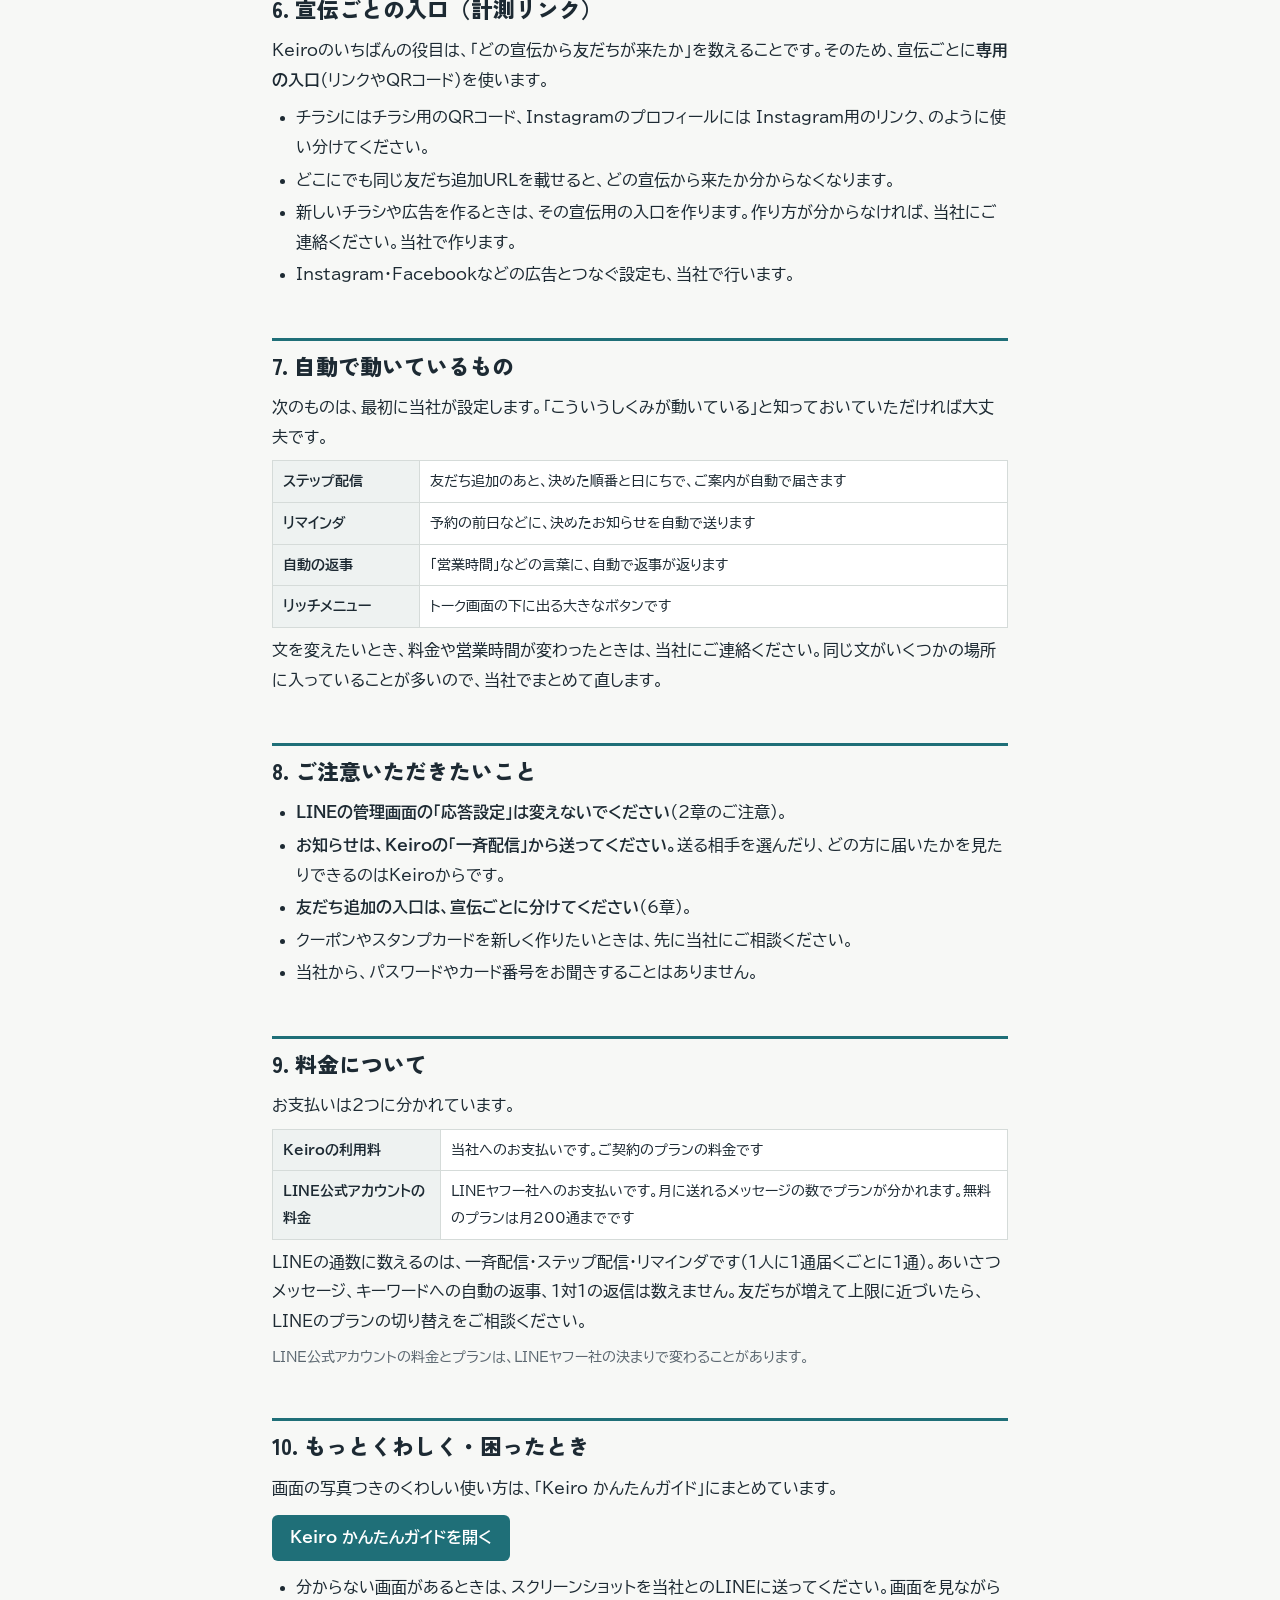
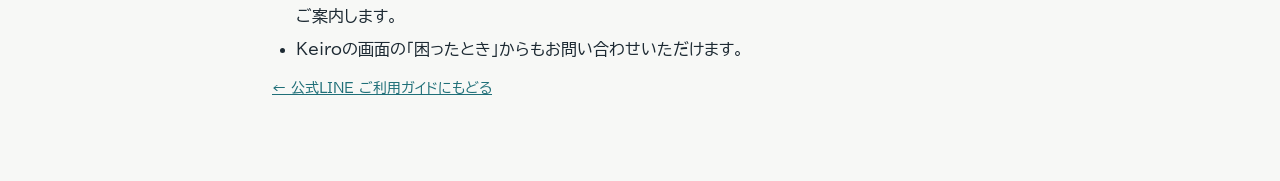
<file: keiro/index.html>
<!doctype html>
<html lang="ja">
<head>
<meta charset="utf-8">
<meta name="viewport" content="width=device-width, initial-scale=1">
<meta name="robots" content="noindex, nofollow">
<title>Keiro ご利用ガイド</title>
<link rel="stylesheet" href="https://fonts.googleapis.com/css2?family=BIZ+UDPGothic:wght@400;700&family=BIZ+UDGothic:wght@400;700&family=Zen+Kaku+Gothic+New:wght@700;900&display=swap">
<link rel="stylesheet" href="../style.css">
<style>
.who { display:inline-block; font-size:.72rem; font-weight:700; padding:0 8px; border-radius:3px; margin-left:6px; vertical-align:2px; line-height:1.7; }
.w-shop { background: var(--shop-soft); color: var(--shop); }
.w-us { background: var(--accent-soft); color: var(--accent); }
.back { font-size:.9rem; }
.btn { display:inline-block; background: var(--accent); color: var(--on-accent); font-weight:700; text-decoration:none; padding:8px 18px; border-radius:6px; margin:4px 0; }
@media print { body { background:#fff; } figure, table { break-inside: avoid; } }
</style>
</head>
<body>
<div class="wrap">

<p class="back"><a href="../">← 公式LINE ご利用ガイドにもどる</a></p>

<div class="cover">
<div class="small">株式会社しっとる</div>
<h1>Keiro（ケイロ）ご利用ガイド</h1>
<div class="sub">Keiroをご契約いただいたお客様向け　最終更新 2026年11月16日</div>
</div>

<p>Keiroは、公式LINEに足して使う当社の管理画面です。公式LINEだけでは分からない「どの宣伝から友だちが来たか」が分かり、お客様に合わせた配信や自動のご案内ができます。</p>
<p>このページでは、公式LINEだけの場合と比べて<b>何が変わるか</b>と、<b>ふだんの使い方</b>をまとめました。くわしい画面の使い方は、最後にご案内する「Keiro かんたんガイド」をご覧ください。</p>

<nav class="toc"><ol>
<li><a href="#k1">Keiroでできること</a></li>
<li><a href="#k2">公式LINEだけの場合との違い</a></li>
<li><a href="#k3">始める前にお願いすること</a></li>
<li><a href="#k4">ログインのしかた</a></li>
<li><a href="#k5">ふだん使うのは3つだけ</a></li>
<li><a href="#k6">宣伝ごとの入口（計測リンク）</a></li>
<li><a href="#k7">自動で動いているもの</a></li>
<li><a href="#k8">ご注意いただきたいこと</a></li>
<li><a href="#k9">料金について</a></li>
<li><a href="#k10">もっとくわしく・困ったとき</a></li>
</ol></nav>

<h2 id="k1">1. Keiroでできること</h2>
<table class="kv">
<tr><td>集客の見える化</td><td>チラシ・Instagram・広告など、宣伝ごとに専用の入口（リンクやQRコード）を作り、どこから友だちが来たかを数えます。「今月の新しい友だちは、チラシから8人、Instagramから3人」のように分かります</td></tr>
<tr><td>相手に合わせた配信</td><td>「来店済みの方だけ」「この広告から来た方だけ」のように、選んだ方にだけお知らせを送れます</td></tr>
<tr><td>自動のご案内</td><td>友だち追加のあとのご案内、予約の前日のお知らせ、キーワードへの自動の返事などを、決めた順番で自動で送ります</td></tr>
<tr><td>お客様ごとの記録</td><td>お客様ごとに、目印（タグ）やメモを残せます。メモはお客様には見えません</td></tr>
<tr><td>フォーム・販促</td><td>問診票やアンケートのフォーム、クーポン、スタンプカード、誕生日のお祝いなど</td></tr>
</table>
<p class="small">使える機能は、ご契約のプランによって変わります。</p>

<h2 id="k2">2. 公式LINEだけの場合との違い</h2>
<p>Keiroをお使いの場合、<a href="../">公式LINE ご利用ガイド</a>の一部が次のように変わります。</p>
<table>
<tr><th>やること</th><th>公式LINEだけの場合</th><th>Keiroをお使いの場合</th></tr>
<tr><td>お客様への返信</td><td>LINE公式アカウントのアプリの「チャット」</td><td><b>Keiroの「受信箱」</b>から返信します</td></tr>
<tr><td>お知らせの配信</td><td>LINEの管理画面の「メッセージ配信」</td><td><b>Keiroの「一斉配信」</b>から送ります。選んだ方だけにも送れます</td></tr>
<tr><td>友だち追加のあいさつ</td><td>LINEの「あいさつメッセージ」</td><td><b>Keiroが送ります</b>。LINE側のあいさつメッセージはオフのままにします（オンにすると2回届きます）</td></tr>
<tr><td>自動の返事・メニュー</td><td>LINEの管理画面で設定</td><td>Keiroで設定します（最初は当社が設定します）</td></tr>
<tr><td>友だち追加の入口</td><td>友だち追加URL・QRコード1つ</td><td><b>宣伝ごとに別の入口</b>（計測リンク・QRコード）を使い分けます</td></tr>
<tr><td>数字を見る</td><td>LINEの管理画面の「分析」</td><td>Keiroのホーム（成績表）で、宣伝ごとの数字まで見られます</td></tr>
</table>
<div class="box warn"><b>LINEの管理画面の「設定」→「応答設定」は、当社が設定したままにしてください。</b>Keiroは、ここの「Webhook」でLINEとつながっています。Webhookをオフにしたり、あいさつメッセージ・応答メッセージをオンにしたりすると、Keiroにメッセージが届かなくなったり、お客様に同じ文が2回届いたりします。</div>

<h2 id="k3">3. 始める前にお願いすること <span class="who w-shop">お客様</span></h2>
<p>公式LINEの準備は、<a href="../#s2">公式LINE ご利用ガイドの2章</a>と同じです（お持ちでなければ当社で作ります。お持ちの場合は当社を「管理者」として招待してください）。</p>
<p>そのうえで、Keiroとつなぐ設定は当社が行います。次のことを教えてください。</p>
<ul>
<li><b>Keiroにログインする方のメールアドレス</b>：ログインのご案内をお送りします</li>
<li><b>今お使いの宣伝</b>：チラシ・Instagram・ホームページ・広告など。宣伝ごとの入口を作ります</li>
<li><b>ほかの配信ツールをお使いかどうか</b>：Lステップなどとつながっている場合、Keiroにつなぎ替えるとそのツールは止まります。先にご相談ください</li>
</ul>

<h2 id="k4">4. ログインのしかた</h2>
<ol>
<li><a href="https://keiro.s-toru.com/">keiro.s-toru.com</a> を開く（スマートフォンでもパソコンでも同じです。ホーム画面やお気に入りに登録しておくと便利です）</li>
<li>メールアドレスとパスワードを入れる（開設のときにお送りしたものです）</li>
<li>「ログイン」を押す</li>
</ol>
<p><a class="btn" href="https://keiro.s-toru.com/">Keiroを開く</a></p>
<p>パスワードを忘れたときは、ログイン画面の「パスワードを忘れた場合」から、登録したメールに届く案内で設定し直せます。</p>

<h2 id="k5">5. ふだん使うのは3つだけ</h2>
<h3>① ホーム（成績表）を見る</h3>
<p>ログインして最初に出る画面です。今月のクリック数（宣伝のリンクが押された数）、友だち追加数、どの宣伝から来たかが分かった割合が出ます。毎朝ながめるだけで、昨日何人増えたか、どの宣伝が効いているかが分かります。</p>
<h3>② 受信箱でお客様に返事をする</h3>
<ol>
<li>左のメニューから「受信箱」を開く（未読があると数字が付きます）</li>
<li>返事したいお客様を選ぶ</li>
<li>下の欄に文を書いて送る。お客様のLINEにそのまま届きます</li>
</ol>
<p>1対1の返信は、LINEの通数（月の上限）に数えられません。</p>
<h3>③ 一斉配信でお知らせを送る</h3>
<ol>
<li>「一斉配信」→「新規作成」で、送る相手を選ぶ（全員、または目印を付けた方だけ）</li>
<li>文を書く。文の中に <code>{name}</code> と書くと、届くときにお客様のお名前に変わります</li>
<li>「日時を予約」か「今すぐ送信」を選んで送る</li>
</ol>
<div class="box stop"><b class="h">送ったお知らせは取り消せません。</b>送る前に、相手・日時・文・リンクを確かめてください。迷ったら、まず自分だけに試しに送って見え方を確かめるか、当社に「見てほしい」とご連絡ください。</div>

<h2 id="k6">6. 宣伝ごとの入口（計測リンク）</h2>
<p>Keiroのいちばんの役目は、「どの宣伝から友だちが来たか」を数えることです。そのため、宣伝ごとに<b>専用の入口</b>（リンクやQRコード）を使います。</p>
<ul>
<li>チラシにはチラシ用のQRコード、Instagramのプロフィールには Instagram用のリンク、のように使い分けてください。</li>
<li>どこにでも同じ友だち追加URLを載せると、どの宣伝から来たか分からなくなります。</li>
<li>新しいチラシや広告を作るときは、その宣伝用の入口を作ります。作り方が分からなければ、当社にご連絡ください。当社で作ります。</li>
<li>Instagram・Facebookなどの広告とつなぐ設定も、当社で行います。</li>
</ul>

<h2 id="k7">7. 自動で動いているもの</h2>
<p>次のものは、最初に当社が設定します。「こういうしくみが動いている」と知っておいていただければ大丈夫です。</p>
<table class="kv">
<tr><td>ステップ配信</td><td>友だち追加のあと、決めた順番と日にちで、ご案内が自動で届きます</td></tr>
<tr><td>リマインダ</td><td>予約の前日などに、決めたお知らせを自動で送ります</td></tr>
<tr><td>自動の返事</td><td>「営業時間」などの言葉に、自動で返事が返ります</td></tr>
<tr><td>リッチメニュー</td><td>トーク画面の下に出る大きなボタンです</td></tr>
</table>
<p>文を変えたいとき、料金や営業時間が変わったときは、当社にご連絡ください。同じ文がいくつかの場所に入っていることが多いので、当社でまとめて直します。</p>

<h2 id="k8">8. ご注意いただきたいこと</h2>
<ul>
<li><b>LINEの管理画面の「応答設定」は変えないでください</b>（2章のご注意）。</li>
<li><b>お知らせは、Keiroの「一斉配信」から送ってください。</b>送る相手を選んだり、どの方に届いたかを見たりできるのはKeiroからです。</li>
<li><b>友だち追加の入口は、宣伝ごとに分けてください</b>（6章）。</li>
<li>クーポンやスタンプカードを新しく作りたいときは、先に当社にご相談ください。</li>
<li>当社から、パスワードやカード番号をお聞きすることはありません。</li>
</ul>

<h2 id="k9">9. 料金について</h2>
<p>お支払いは2つに分かれています。</p>
<table class="kv">
<tr><td>Keiroの利用料</td><td>当社へのお支払いです。ご契約のプランの料金です</td></tr>
<tr><td>LINE公式アカウントの料金</td><td>LINEヤフー社へのお支払いです。月に送れるメッセージの数でプランが分かれます。無料のプランは月200通までです</td></tr>
</table>
<p>LINEの通数に数えるのは、一斉配信・ステップ配信・リマインダです（1人に1通届くごとに1通）。あいさつメッセージ、キーワードへの自動の返事、1対1の返信は数えません。友だちが増えて上限に近づいたら、LINEのプランの切り替えをご相談ください。</p>
<p class="small">LINE公式アカウントの料金とプランは、LINEヤフー社の決まりで変わることがあります。</p>

<h2 id="k10">10. もっとくわしく・困ったとき</h2>
<p>画面の写真つきのくわしい使い方は、「Keiro かんたんガイド」にまとめています。</p>
<p><a class="btn" href="https://keiro.s-toru.com/manual">Keiro かんたんガイドを開く</a></p>
<ul>
<li>分からない画面があるときは、スクリーンショットを当社とのLINEに送ってください。画面を見ながらご案内します。</li>
<li>Keiroの画面の「困ったとき」からもお問い合わせいただけます。</li>
</ul>

<p class="back"><a href="../">← 公式LINE ご利用ガイドにもどる</a></p>

</div>
</body>
</html>
</file>
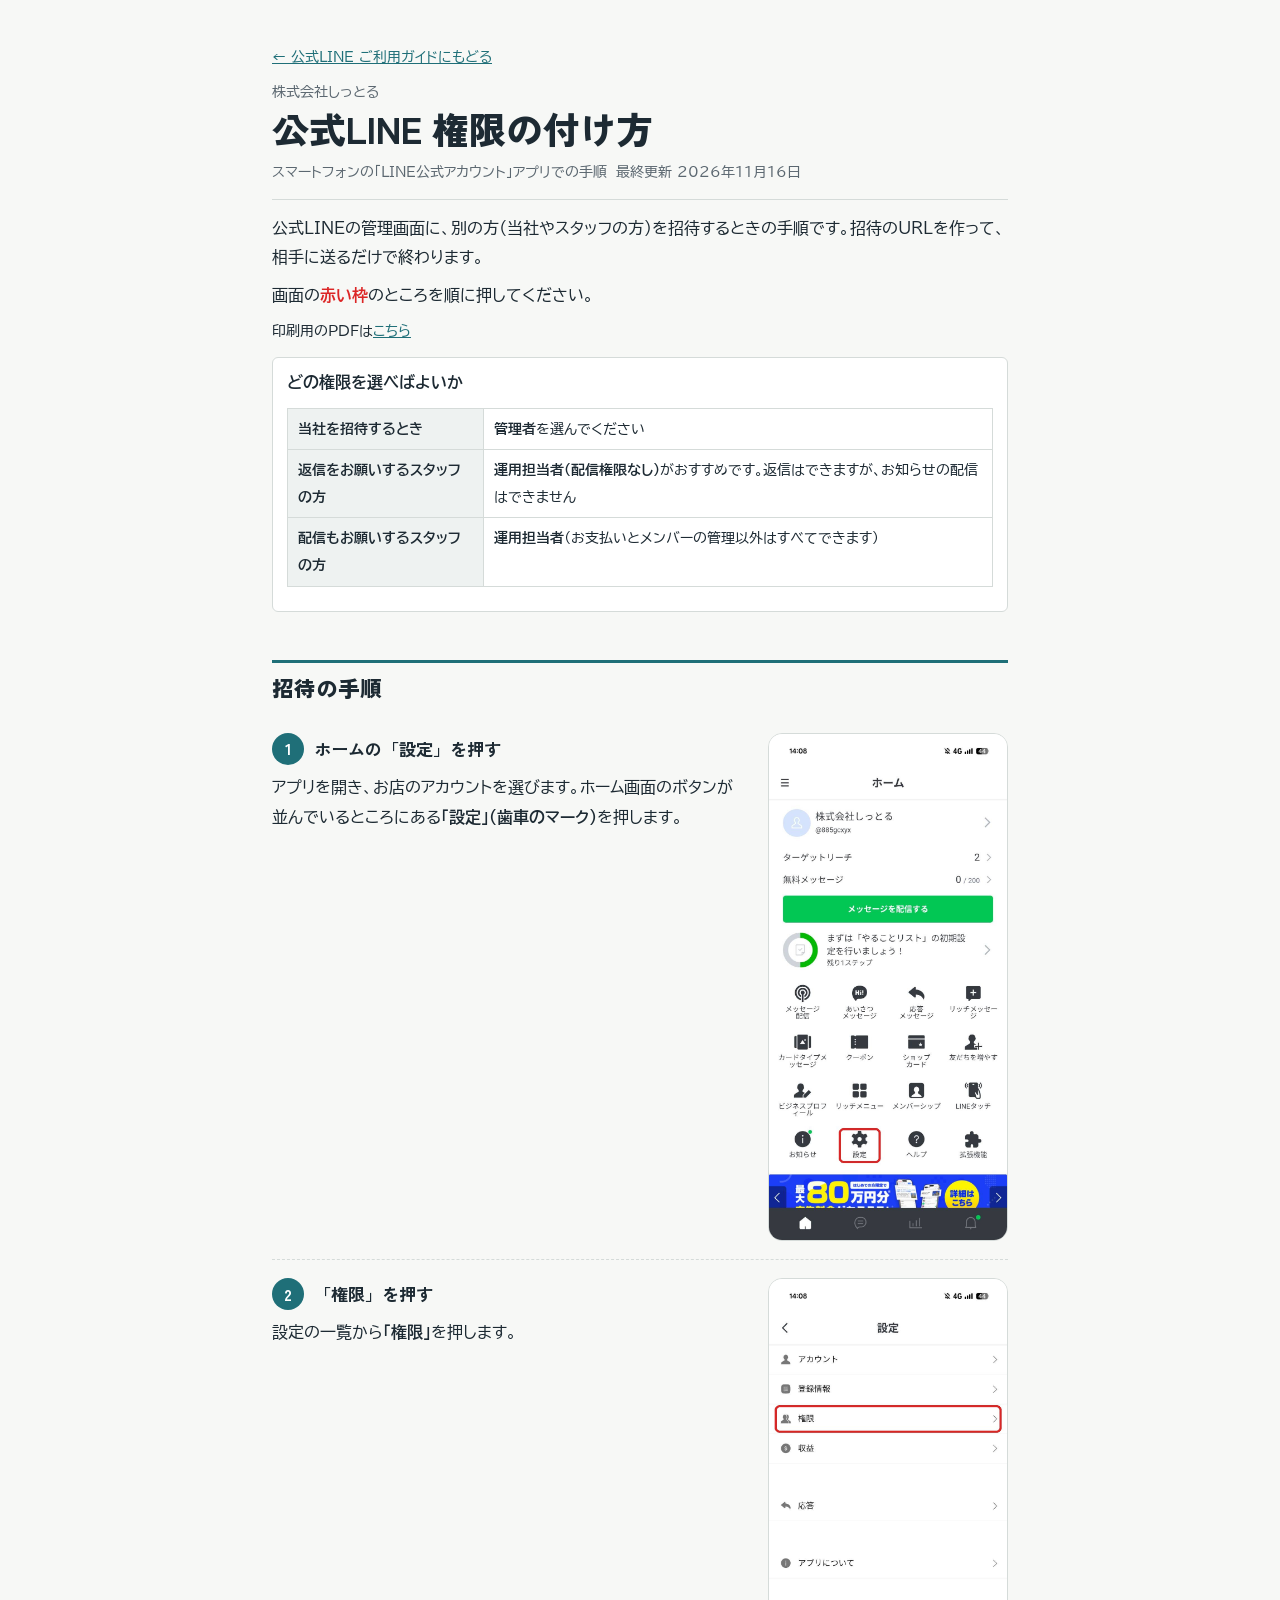
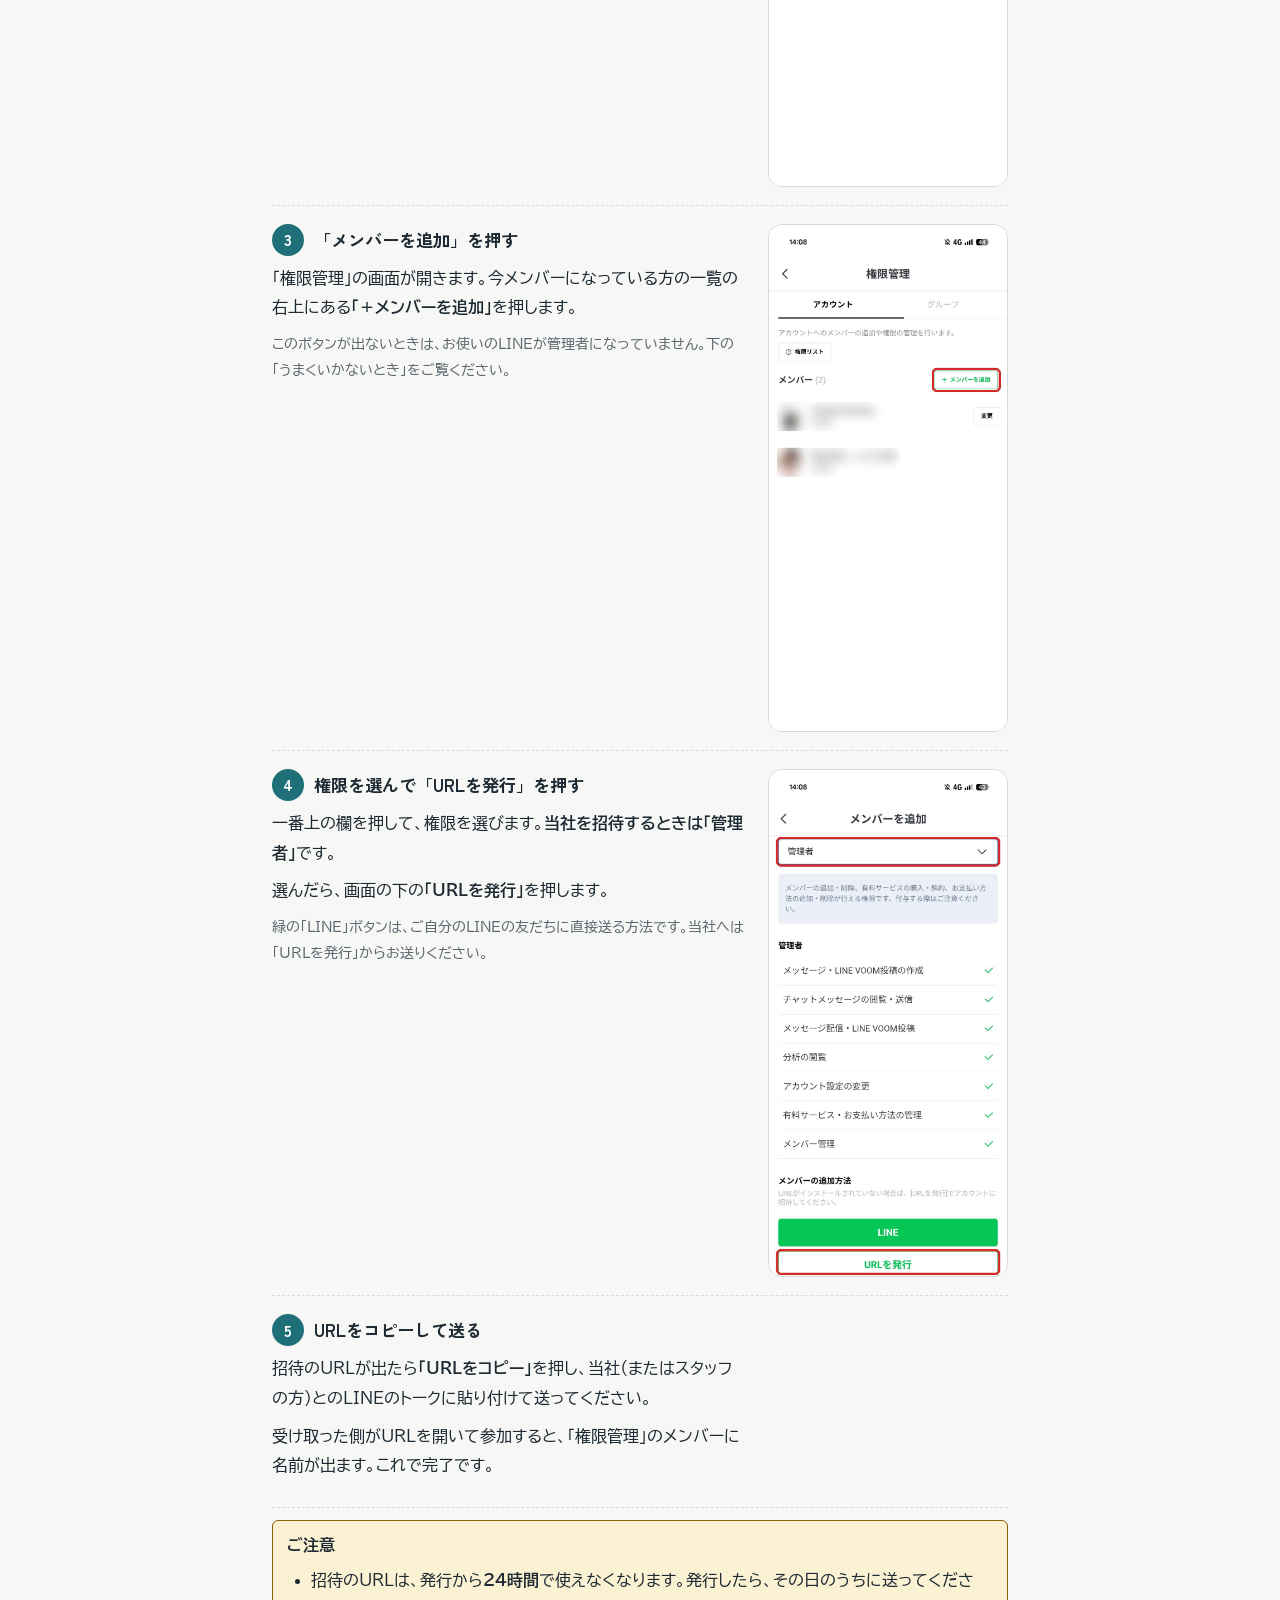
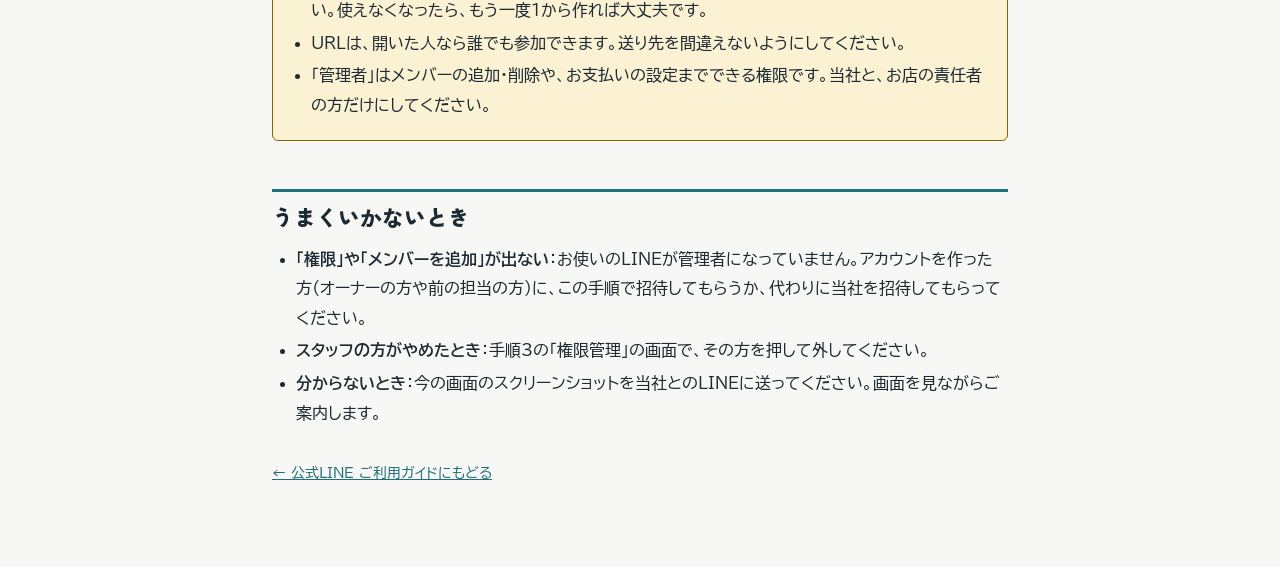
<file: kengen/index.html>
<!doctype html>
<html lang="ja">
<head>
<meta charset="utf-8">
<meta name="viewport" content="width=device-width, initial-scale=1">
<meta name="robots" content="noindex, nofollow">
<title>公式LINE 権限の付け方</title>
<link rel="stylesheet" href="https://fonts.googleapis.com/css2?family=BIZ+UDPGothic:wght@400;700&family=BIZ+UDGothic:wght@400;700&family=Zen+Kaku+Gothic+New:wght@700;900&display=swap">
<link rel="stylesheet" href="../style.css">
<style>
.back { font-size:.9rem; }
.step { display:grid; grid-template-columns: minmax(0,1fr) 240px; gap: 8px 24px; align-items:start; padding: 18px 0; border-bottom: 1px dashed var(--line); }
.step:last-of-type { border-bottom: 0; }
.step h3 { margin: 0 0 6px; display:flex; gap:10px; align-items:center; }
.step h3 .n { flex:none; width:32px; height:32px; border-radius:50%; background: var(--accent); color: var(--on-accent); display:flex; align-items:center; justify-content:center; font-size:1rem; font-variant-numeric: tabular-nums; }
.step figure { margin:0; }
.step figure img { border-radius: 14px; }
.red { color:#dc2626; font-weight:700; }
@media (max-width: 620px) {
  .step { grid-template-columns: minmax(0,1fr); }
  .step figure { max-width: 300px; margin: 6px auto 0; }
}
@media print { body { background:#fff; } .step { break-inside: avoid; } }
</style>
</head>
<body>
<div class="wrap">

<p class="back"><a href="../">← 公式LINE ご利用ガイドにもどる</a></p>

<div class="cover">
<div class="small">株式会社しっとる</div>
<h1>公式LINE 権限の付け方</h1>
<div class="sub">スマートフォンの「LINE公式アカウント」アプリでの手順　最終更新 2026年11月16日</div>
</div>

<p>公式LINEの管理画面に、別の方（当社やスタッフの方）を招待するときの手順です。招待のURLを作って、相手に送るだけで終わります。</p>
<p>画面の<span class="red">赤い枠</span>のところを順に押してください。</p>
<p class="back">印刷用のPDFは<a href="../公式LINE権限の付け方.pdf">こちら</a></p>

<div class="box"><b>どの権限を選べばよいか</b>
<div class="tw"><table class="kv">
<tr><td>当社を招待するとき</td><td><b>管理者</b>を選んでください</td></tr>
<tr><td>返信をお願いするスタッフの方</td><td><b>運用担当者（配信権限なし）</b>がおすすめです。返信はできますが、お知らせの配信はできません</td></tr>
<tr><td>配信もお願いするスタッフの方</td><td><b>運用担当者</b>（お支払いとメンバーの管理以外はすべてできます）</td></tr>
</table></div>
</div>

<h2>招待の手順</h2>

<div class="step">
<div>
<h3><span class="n">1</span>ホームの「設定」を押す</h3>
<p>アプリを開き、お店のアカウントを選びます。ホーム画面のボタンが並んでいるところにある<b>「設定」（歯車のマーク）</b>を押します。</p>
</div>
<figure><img src="../img/kengen/k1_home.jpg" alt="ホーム画面。設定のボタンに赤い枠"></figure>
</div>

<div class="step">
<div>
<h3><span class="n">2</span>「権限」を押す</h3>
<p>設定の一覧から<b>「権限」</b>を押します。</p>
</div>
<figure><img src="../img/kengen/k2_settings.jpg" alt="設定画面。権限の行に赤い枠"></figure>
</div>

<div class="step">
<div>
<h3><span class="n">3</span>「メンバーを追加」を押す</h3>
<p>「権限管理」の画面が開きます。今メンバーになっている方の一覧の右上にある<b>「＋メンバーを追加」</b>を押します。</p>
<p class="small">このボタンが出ないときは、お使いのLINEが管理者になっていません。下の「うまくいかないとき」をご覧ください。</p>
</div>
<figure><img src="../img/kengen/k3_members.jpg" alt="権限管理画面。メンバーを追加のボタンに赤い枠"></figure>
</div>

<div class="step">
<div>
<h3><span class="n">4</span>権限を選んで「URLを発行」を押す</h3>
<p>一番上の欄を押して、権限を選びます。<b>当社を招待するときは「管理者」</b>です。</p>
<p>選んだら、画面の下の<b>「URLを発行」</b>を押します。</p>
<p class="small">緑の「LINE」ボタンは、ご自分のLINEの友だちに直接送る方法です。当社へは「URLを発行」からお送りください。</p>
</div>
<figure><img src="../img/kengen/k4_add.jpg" alt="メンバーを追加画面。権限の欄とURLを発行のボタンに赤い枠"></figure>
</div>

<div class="step">
<div>
<h3><span class="n">5</span>URLをコピーして送る</h3>
<p>招待のURLが出たら<b>「URLをコピー」</b>を押し、当社（またはスタッフの方）とのLINEのトークに貼り付けて送ってください。</p>
<p>受け取った側がURLを開いて参加すると、「権限管理」のメンバーに名前が出ます。これで完了です。</p>
</div>
</div>

<div class="box warn">
<b>ご注意</b>
<ul>
<li>招待のURLは、発行から<b>24時間</b>で使えなくなります。発行したら、その日のうちに送ってください。使えなくなったら、もう一度1から作れば大丈夫です。</li>
<li>URLは、開いた人なら誰でも参加できます。送り先を間違えないようにしてください。</li>
<li>「管理者」はメンバーの追加・削除や、お支払いの設定までできる権限です。当社と、お店の責任者の方だけにしてください。</li>
</ul>
</div>

<h2>うまくいかないとき</h2>
<ul>
<li><b>「権限」や「メンバーを追加」が出ない</b>：お使いのLINEが管理者になっていません。アカウントを作った方（オーナーの方や前の担当の方）に、この手順で招待してもらうか、代わりに当社を招待してもらってください。</li>
<li><b>スタッフの方がやめたとき</b>：手順3の「権限管理」の画面で、その方を押して外してください。</li>
<li><b>分からないとき</b>：今の画面のスクリーンショットを当社とのLINEに送ってください。画面を見ながらご案内します。</li>
</ul>

<p class="back" style="margin-top:32px"><a href="../">← 公式LINE ご利用ガイドにもどる</a></p>

</div>
</body>
</html>
</file>
<file: style.css>
/* 手順書：1段組みの読み物。貼る文＝青い枠、止まる所＝赤、注意＝黄。色はスタッフキットの手帳と同じ */
:root {
  --paper: #f7f8f6; --ink: #1d2a33; --muted: #5b6770; --line: #d5dbd9; --panel: #ffffff;
  --accent: #1f6f78; --accent-soft: #e2efef; --stop: #b4451f; --stop-soft: #f8e6de;
  --warn: #8a6100; --warn-soft: #fbf1d3; --code-bg: #eef2f1;
  --ai: #1d4f8a; --ai-soft: #e6eef8; --shop: #5b3c8a; --shop-soft: #efe8f7; --on-accent: #ffffff;
  --f-display: "Zen Kaku Gothic New", "Hiragino Sans", "Yu Gothic", sans-serif;
  --f-body: "BIZ UDPGothic", "Hiragino Sans", "Yu Gothic", sans-serif;
  --f-mono: "BIZ UDGothic", "Osaka-Mono", "Menlo", monospace;
}
@media (prefers-color-scheme: dark) {
  :root:not([data-theme="light"]) {
    --paper: #151b1f; --ink: #e4e9ea; --muted: #9aa6ab; --line: #2f3a40; --panel: #1c242a;
    --accent: #6cc1c8; --accent-soft: #1d3336; --stop: #f08a62; --stop-soft: #3a2219;
    --warn: #e6c05a; --warn-soft: #33290f; --code-bg: #222c31;
    --ai: #8fbcf0; --ai-soft: #1c2a3c; --shop: #c3a6ee; --shop-soft: #2a2238; --on-accent: #10181b;
    color-scheme: dark;
  }
}
:root[data-theme="dark"] {
  --paper: #151b1f; --ink: #e4e9ea; --muted: #9aa6ab; --line: #2f3a40; --panel: #1c242a;
  --accent: #6cc1c8; --accent-soft: #1d3336; --stop: #f08a62; --stop-soft: #3a2219;
  --warn: #e6c05a; --warn-soft: #33290f; --code-bg: #222c31;
  --ai: #8fbcf0; --ai-soft: #1c2a3c; --shop: #c3a6ee; --shop-soft: #2a2238; --on-accent: #10181b;
  color-scheme: dark;
}
* { box-sizing: border-box; }
body { background: var(--paper); color: var(--ink); font-family: var(--f-body); font-size: 16px; line-height: 1.85;
  padding-block: 28px 64px; padding-left: max(16px, env(safe-area-inset-left, 0px)); padding-right: max(16px, env(safe-area-inset-right, 0px)); }
.wrap { max-width: 46rem; margin: 0 auto; min-width: 0; }
a { color: var(--accent); }
a:focus-visible, button:focus-visible { outline: 2px solid var(--accent); outline-offset: 2px; }
h1 { font-family: var(--f-display); font-weight: 900; font-size: clamp(1.7rem, 5vw, 2.3rem); line-height: 1.3; margin: 0 0 6px; text-wrap: balance; }
h2 { font-family: var(--f-display); font-weight: 900; font-size: 1.35rem; line-height: 1.4; margin: 48px 0 12px; padding: 10px 0 0; border-top: 3px solid var(--accent); text-wrap: balance; scroll-margin-top: 12px; }
h3 { font-family: var(--f-display); font-weight: 700; font-size: 1.08rem; margin: 28px 0 8px; text-wrap: balance; }
p { margin: 8px 0; }
.sub, .small { color: var(--muted); font-size: .88rem; }
.cover { padding-bottom: 14px; margin-bottom: 14px; border-bottom: 1px solid var(--line); }
.tag { display: inline-block; font-size: .72rem; font-weight: 700; padding: 0 8px; border-radius: 3px; margin-right: 4px; vertical-align: 1px; line-height: 1.7; }
.t-you { background: var(--accent-soft); color: var(--accent); }
.t-ai { background: var(--ai-soft); color: var(--ai); }
.t-boss { background: var(--stop-soft); color: var(--stop); }
.t-shop { background: var(--shop-soft); color: var(--shop); }
.tw { overflow-x: auto; margin: 10px 0 14px; }
table { width: 100%; border-collapse: collapse; font-size: .9rem; background: var(--panel); }
th, td { border: 1px solid var(--line); padding: 7px 10px; text-align: left; vertical-align: top; }
th { background: var(--code-bg); font-weight: 700; }
.kv td:first-child, .pat td:first-child { font-weight: 700; background: var(--code-bg); min-width: 7em; }
code { font-family: var(--f-mono); font-size: .85em; background: var(--code-bg); padding: 1px 5px; border-radius: 3px; word-break: break-all; }
.box { border: 1px solid var(--line); background: var(--panel); border-radius: 6px; padding: 10px 14px; margin: 12px 0; }
.box.stop { border-color: var(--stop); background: var(--stop-soft); }
.box.stop b.h { color: var(--stop); }
.box.warn { border-color: var(--warn); background: var(--warn-soft); }
.flow { display: grid; grid-template-columns: 34px minmax(0, 1fr); gap: 0 12px; margin: 10px 0; }
.flow .n { width: 30px; height: 30px; border-radius: 50%; background: var(--accent); color: var(--on-accent); font-weight: 700; display: flex; align-items: center; justify-content: center; font-size: .95rem; margin-top: 4px; font-variant-numeric: tabular-nums; }
.flow .b { border-bottom: 1px dashed var(--line); padding: 4px 0 10px; margin-bottom: 4px; }
ul, ol { margin: 6px 0 10px; padding-left: 1.5em; }
li { margin: 3px 0; }
.check { padding-left: 0; }
.check li { list-style: none; padding-left: 1.6em; text-indent: -1.6em; }
.check li::before { content: "□ "; color: var(--accent); font-weight: 700; }
.toc { columns: 2 14em; font-size: .92rem; background: var(--panel); border: 1px solid var(--line); border-radius: 6px; padding: 12px 14px 12px 2.4em; margin: 14px 0 0; }
figure { margin: 12px 0 18px; }
figure img { width: 100%; max-width: 100%; height: auto; border: 1px solid var(--line); border-radius: 4px; display: block; background: #fff; }
figcaption { font-size: .82rem; color: var(--muted); margin-top: 5px; }
figcaption b { color: var(--ink); }
.prompt { border: 1.5px solid var(--ai); border-radius: 6px; margin: 12px 0 16px; overflow: hidden; background: var(--panel); }
.prompt .ph { background: var(--ai-soft); color: var(--ai); font-weight: 700; font-size: .9rem; padding: 6px 8px 6px 12px; display: flex; gap: 8px; align-items: center; justify-content: space-between; flex-wrap: wrap; }
.prompt .ph span { min-width: 0; }
.prompt .pb { font-family: var(--f-mono); font-size: .86rem; line-height: 1.75; padding: 10px 12px; white-space: pre-wrap; overflow-wrap: anywhere; user-select: all; }
.prompt .pn { font-size: .82rem; color: var(--muted); padding: 6px 12px 8px; border-top: 1px dashed var(--line); }
.cp { font: inherit; font-size: .8rem; font-weight: 700; color: var(--on-accent); background: var(--ai); border: 0; border-radius: 4px; padding: 3px 12px; cursor: pointer; }
.cp.done { background: var(--accent); }
@media (prefers-reduced-motion: no-preference) { html { scroll-behavior: smooth; } }
/*FC*/
.fc { margin: 14px 0 18px; display: flex; flex-direction: column; align-items: stretch; gap: 0; }
.fc-node, .fc-q, .fc-step { border: 1px solid var(--line); background: var(--panel); border-radius: 6px; padding: 7px 12px; }
.fc-start { border-color: var(--accent); font-weight: 700; text-align: center; }
.fc-q { border: 2px solid var(--ai, #1d4f8a); background: var(--ai-soft, #e6eef8); color: var(--ai, #1d4f8a); font-weight: 700; text-align: center; border-radius: 22px; }
.fc-arrow { text-align: center; color: var(--muted); line-height: 1.5; font-size: 1.05em; }
.fc-two { display: grid; grid-template-columns: repeat(2, minmax(0, 1fr)); gap: 10px; }
.fc-ans { text-align: center; font-size: .9em; }
.fc-ans b { display: inline-block; padding: 0 10px; border-radius: 10px; background: var(--accent); color: var(--on-accent, #fff); margin-right: 4px; font-size: .92em; }
.fc-col { border: 1px solid var(--line); border-radius: 8px; padding: 10px; display: flex; flex-direction: column; gap: 0; min-width: 0; }
.fc-col h4 { margin: 0 0 8px; font-size: 1em; text-align: center; padding: 4px 6px; border-radius: 4px; background: var(--accent); color: var(--on-accent, #fff); }
.fc-step { font-size: .92em; line-height: 1.6; }
.fc-step small { display: block; color: var(--muted); font-size: .88em; }
.fc-step.me { border-left: 5px solid var(--accent); }
.fc-step.halt { border-color: var(--stop); background: var(--stop-soft); }
.fc-col .fc-arrow { font-size: .9em; line-height: 1.3; }
.fc-goto { margin-top: 8px; text-align: center; font-weight: 700; font-size: .9em; }
@media (max-width: 560px) { .fc-two { grid-template-columns: minmax(0, 1fr); } }
@media print { .fc, .fc-col { break-inside: avoid; } .fc-step { padding: 4px 10px; } }
</file>
